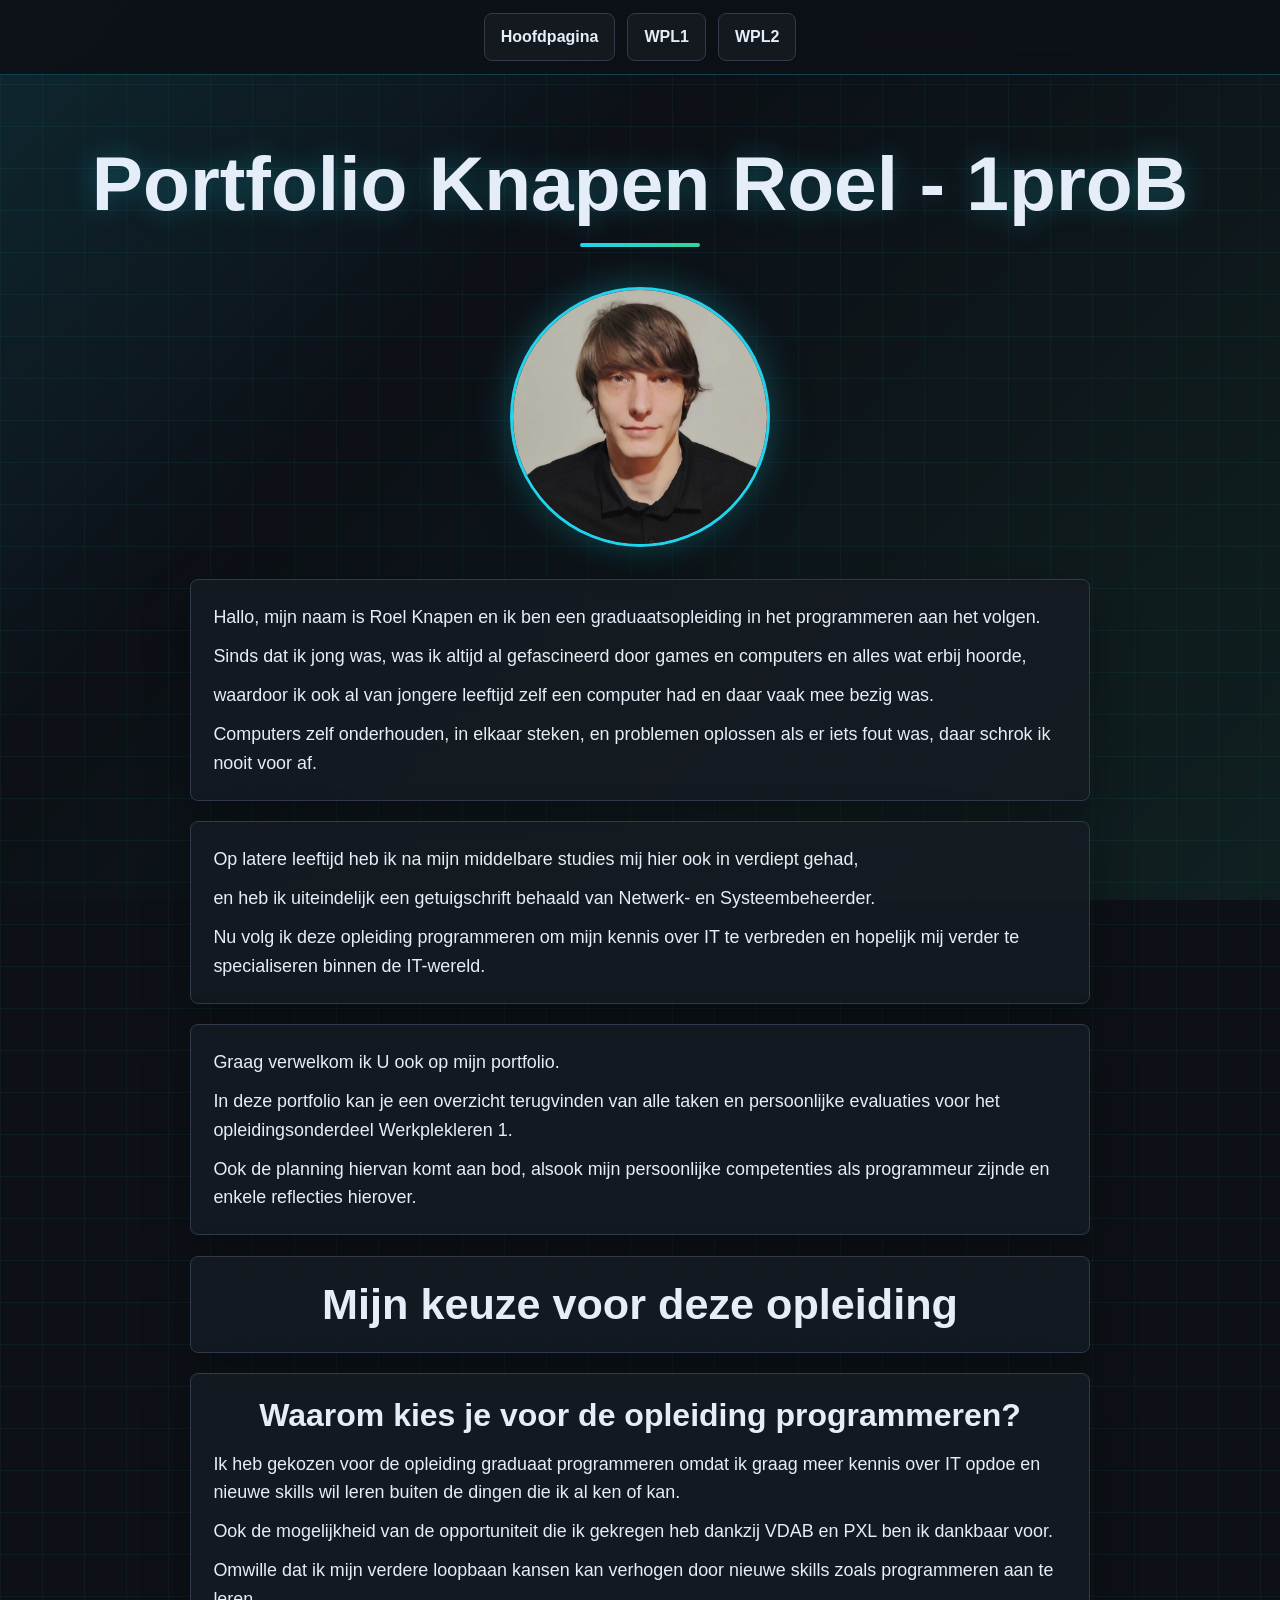
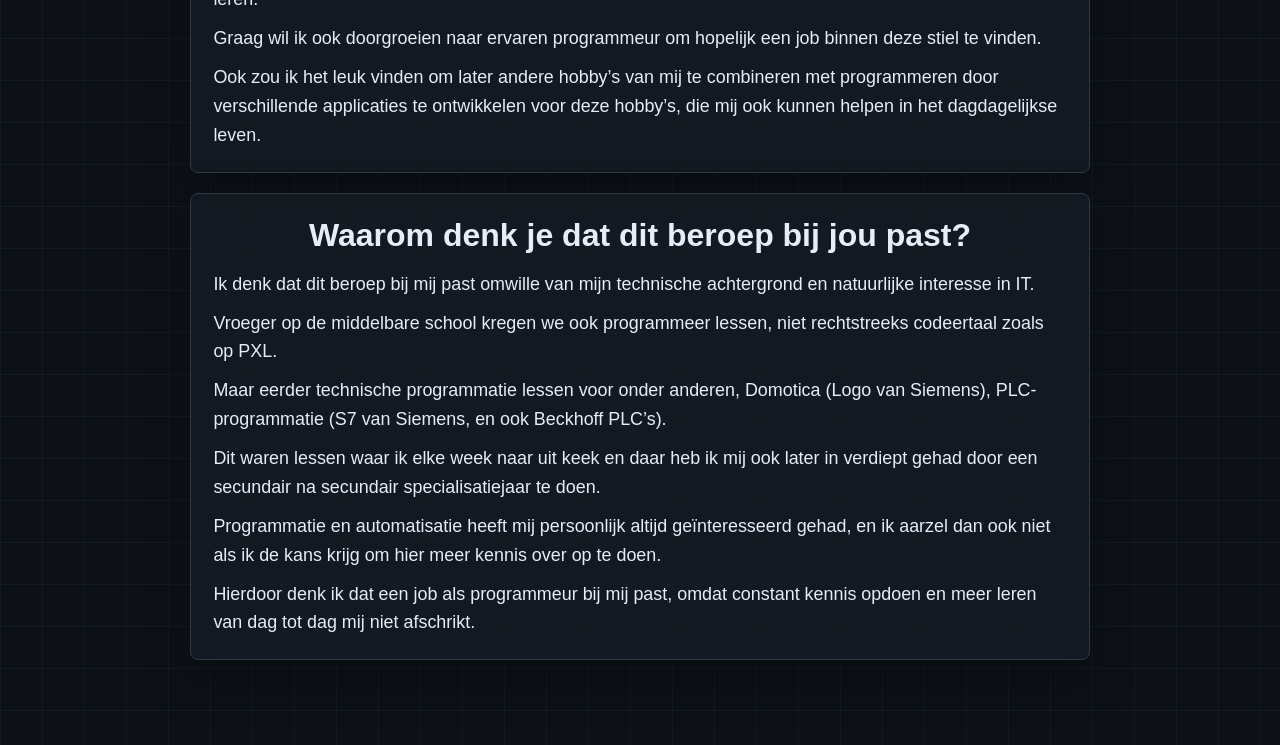
<file: index.html>
<!DOCTYPE html>
<html lang="nl">
<head>
  <meta charset="UTF-8">
  <meta name="viewport" content="width-device-width, initial-scale=1.0">
  <title>Portfolio Knapen Roel</title>
    <link rel="stylesheet" href="style.css">
</head>
<body>
    <nav class="hoofdNavigatie">
        <ul class="navHoofdMenu">
            <li><a href="index.html" target="_self">Hoofdpagina</a></li>
            <li><button class="navButton" type="button" data-wpl-toggle aria-expanded="false">WPL1</button></li>
            <li><button class="navButton" type="button" data-wpl2-toggle aria-expanded="false">WPL2</button></li>
        </ul>
        <ul class="navSubMenu" data-wpl-menu>
            <li><a href="logboek.html" target="_self">Logboek</a></li>
            <li><a href="competenties.html" target="_self">Competenties</a></li>
            <li><a href="opdrachten.html" target="_self">Opdrachten</a></li>
            <li><a href="reflecties.html" target="_self">Reflecties</a></li>
            <li><a href="x-factor.html" target="_self">X-factor</a></li>
        </ul>
        <ul class="navSubMenu" data-wpl2-menu>
            <li><a href="casebeschrijving.html" target="_self">Mijn Case</a></li>
            <li><a href="mijn-deel.html" target="_self">Mijn Deel</a></li>
            <li><a href="eindreflectie-wpl2.html" target="_self">Eindreflectie</a></li>
        </ul>
    </nav>
    <main>
        <h1>Portfolio Knapen Roel - 1proB</h1>
            <img class="profielFoto" src="Models/Images/profielfoto.jpeg" alt="Profielfoto van Roel Knapen">
            <section class="introTekstDeel">
                <p>Hallo, mijn naam is Roel Knapen en ik ben een graduaatsopleiding in het programmeren aan het volgen.</p>
                <p>Sinds dat ik jong was, was ik altijd al gefascineerd door games en computers en alles wat erbij hoorde,</p>
                <p>waardoor ik ook al van jongere leeftijd zelf een computer had en daar vaak mee bezig was.</p>
                <p>Computers zelf onderhouden, in elkaar steken, en problemen oplossen als er iets fout was, daar schrok ik nooit voor af.</p>
            </section>
            <section class="introTekstDeel">
                <p>Op latere leeftijd heb ik na mijn middelbare studies mij hier ook in verdiept gehad,</p>
                <p> en heb ik uiteindelijk een getuigschrift behaald van Netwerk- en Systeembeheerder.</p>
                <p>Nu volg ik deze opleiding programmeren om mijn kennis over IT te verbreden en hopelijk mij verder te specialiseren binnen de IT-wereld.</p>
            </section>
            <section class="introTekstDeel">
                <p>Graag verwelkom ik U ook op mijn portfolio.</p>
                <p>In deze portfolio kan je een overzicht terugvinden van alle taken en persoonlijke evaluaties voor het opleidingsonderdeel Werkplekleren 1.</p>
                <p>Ook de planning hiervan komt aan bod, alsook mijn persoonlijke competenties als programmeur zijnde en enkele reflecties hierover.</p>
            </section>
        <h2 class="introTekstDeel">Mijn keuze voor deze opleiding</h2>
            <section class="keuzeTekstDeel">
                <h3>Waarom kies je voor de opleiding programmeren?</h3>
                    <p>Ik heb gekozen voor de opleiding graduaat programmeren omdat ik graag meer kennis over IT opdoe en nieuwe skills wil leren buiten de dingen die ik al ken of kan.</p>
                    <p>Ook de mogelijkheid van de opportuniteit die ik gekregen heb dankzij VDAB en PXL ben ik dankbaar voor.</p>
                    <p>Omwille dat ik mijn verdere loopbaan kansen kan verhogen door nieuwe skills zoals programmeren aan te leren.</p>
                    <p>Graag wil ik ook doorgroeien naar ervaren programmeur om hopelijk een job binnen deze stiel te vinden.</p>
                    <p>Ook zou ik het leuk vinden om later andere hobby’s van mij te combineren met programmeren door verschillende applicaties te ontwikkelen voor deze hobby’s, die mij ook kunnen helpen in het dagdagelijkse leven.</p>
            </section>
            <section class="keuzeTekstDeel">
                <h3>Waarom denk je dat dit beroep bij jou past?</h3>
                    <p>Ik denk dat dit beroep bij mij past omwille van mijn technische achtergrond en natuurlijke interesse in IT.</p>
                    <p>Vroeger op de middelbare school kregen we ook programmeer lessen, niet rechtstreeks codeertaal zoals op PXL.</p>
                    <p>Maar eerder technische programmatie lessen voor onder anderen, Domotica (Logo van Siemens), PLC-programmatie (S7 van Siemens, en ook Beckhoff PLC’s).</p>
                    <p>Dit waren lessen waar ik elke week naar uit keek en daar heb ik mij ook later in verdiept gehad door een secundair na secundair specialisatiejaar te doen.</p>
                    <p>Programmatie en automatisatie heeft mij persoonlijk altijd geïnteresseerd gehad, en ik aarzel dan ook niet als ik de kans krijg om hier meer kennis over op te doen.</p>
                    <p>Hierdoor denk ik dat een job als programmeur bij mij past, omdat constant kennis opdoen en meer leren van dag tot dag mij niet afschrikt.</p>
            </section>
    </main>
<script src="script.js"></script>
</body>
</html>
</file>
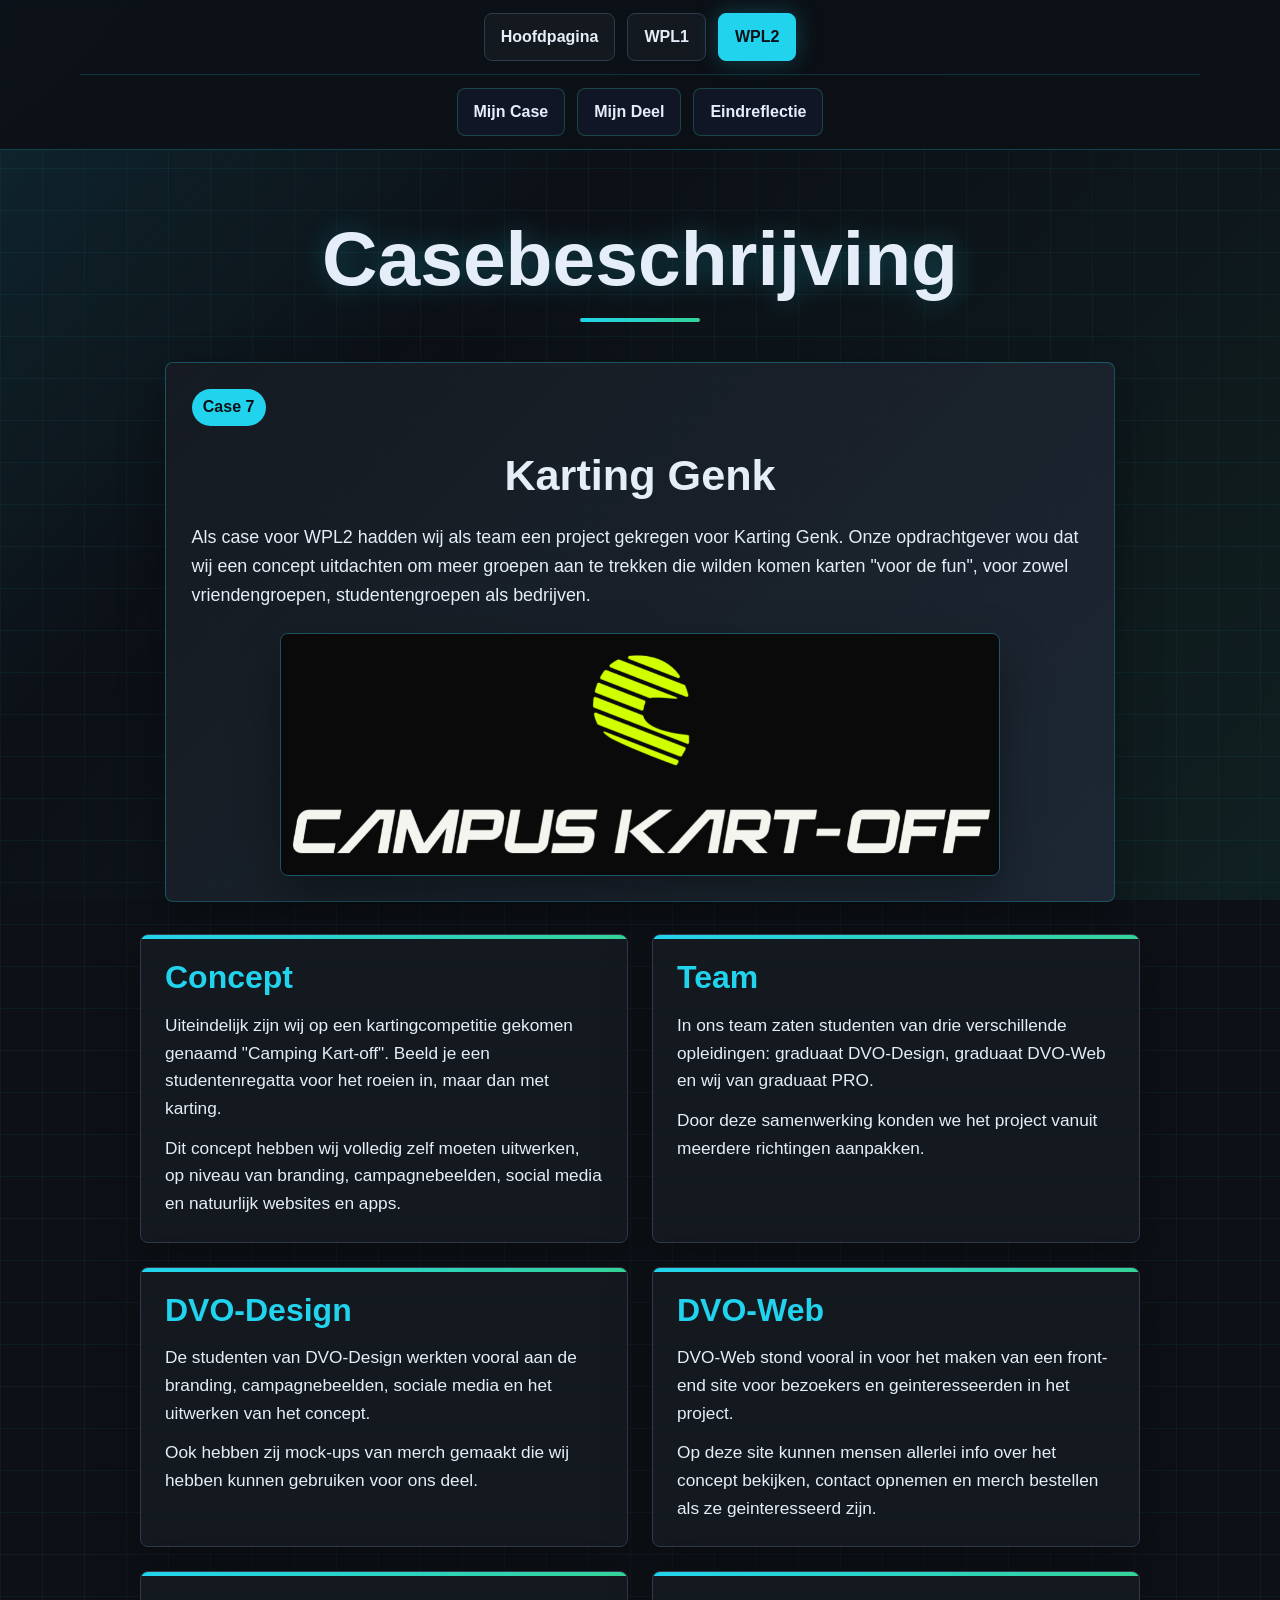
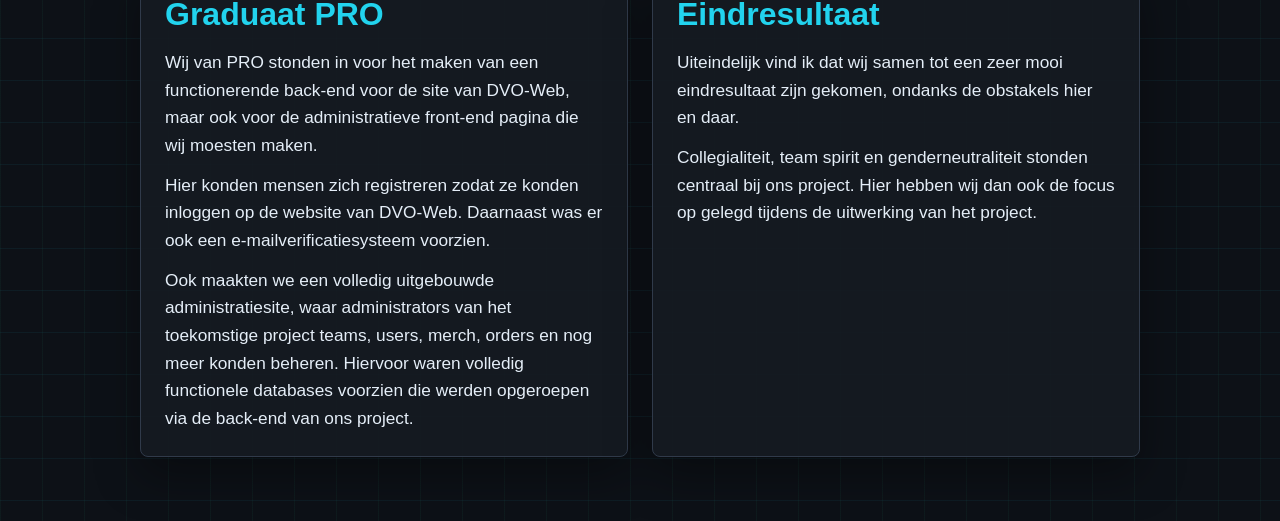
<file: casebeschrijving.html>
<!DOCTYPE html>
<html lang="nl">
<head>
    <meta charset="UTF-8">
    <meta name="viewport" content="width-device-width, initial-scale=1.0">
    <title>Portfolio Knapen Roel</title>
    <link rel="stylesheet" href="style.css">
</head>
<body>
<nav class="hoofdNavigatie">
    <ul class="navHoofdMenu">
        <li><a href="index.html" target="_self">Hoofdpagina</a></li>
        <li><button class="navButton" type="button" data-wpl-toggle aria-expanded="false">WPL1</button></li>
        <li><button class="navButton" type="button" data-wpl2-toggle aria-expanded="false">WPL2</button></li>
    </ul>
    <ul class="navSubMenu" data-wpl-menu>
        <li><a href="logboek.html" target="_self">Logboek</a></li>
        <li><a href="competenties.html" target="_self">Competenties</a></li>
        <li><a href="opdrachten.html" target="_self">Opdrachten</a></li>
        <li><a href="reflecties.html" target="_self">Reflecties</a></li>
        <li><a href="x-factor.html" target="_self">X-factor</a></li>
    </ul>
    <ul class="navSubMenu" data-wpl2-menu>
        <li><a href="casebeschrijving.html" target="_self">Mijn Case</a></li>
        <li><a href="mijn-deel.html" target="_self">Mijn Deel</a></li>
        <li><a href="eindreflectie-wpl2.html" target="_self">Eindreflectie</a></li>
    </ul>
</nav>
<main class="reflectiesPagina">
    <h1>Casebeschrijving</h1>

    <section class="caseIntro">
        <span class="reflectieLabel">Case 7</span>
        <h2>Karting Genk</h2>
        <p>Als case voor WPL2 hadden wij als team een project gekregen voor Karting Genk. Onze opdrachtgever wou dat wij een concept uitdachten om meer groepen aan te trekken die wilden komen karten "voor de fun", voor zowel vriendengroepen, studentengroepen als bedrijven.</p>
        <img class="caseAfbeelding" src="Models/Images/campuskartoff.png" alt="Campus Kart-off">
    </section>

    <section class="caseGrid">
        <article class="caseKaart">
            <h3>Concept</h3>
            <p>Uiteindelijk zijn wij op een kartingcompetitie gekomen genaamd "Camping Kart-off". Beeld je een studentenregatta voor het roeien in, maar dan met karting.</p>
            <p>Dit concept hebben wij volledig zelf moeten uitwerken, op niveau van branding, campagnebeelden, social media en natuurlijk websites en apps.</p>
        </article>

        <article class="caseKaart">
            <h3>Team</h3>
            <p>In ons team zaten studenten van drie verschillende opleidingen: graduaat DVO-Design, graduaat DVO-Web en wij van graduaat PRO.</p>
            <p>Door deze samenwerking konden we het project vanuit meerdere richtingen aanpakken.</p>
        </article>

        <article class="caseKaart">
            <h3>DVO-Design</h3>
            <p>De studenten van DVO-Design werkten vooral aan de branding, campagnebeelden, sociale media en het uitwerken van het concept.</p>
            <p>Ook hebben zij mock-ups van merch gemaakt die wij hebben kunnen gebruiken voor ons deel.</p>
        </article>

        <article class="caseKaart">
            <h3>DVO-Web</h3>
            <p>DVO-Web stond vooral in voor het maken van een front-end site voor bezoekers en geinteresseerden in het project.</p>
            <p>Op deze site kunnen mensen allerlei info over het concept bekijken, contact opnemen en merch bestellen als ze geinteresseerd zijn.</p>
        </article>

        <article class="caseKaart">
            <h3>Graduaat PRO</h3>
            <p>Wij van PRO stonden in voor het maken van een functionerende back-end voor de site van DVO-Web, maar ook voor de administratieve front-end pagina die wij moesten maken.</p>
            <p>Hier konden mensen zich registreren zodat ze konden inloggen op de website van DVO-Web. Daarnaast was er ook een e-mailverificatiesysteem voorzien.</p>
            <p>Ook maakten we een volledig uitgebouwde administratiesite, waar administrators van het toekomstige project teams, users, merch, orders en nog meer konden beheren. Hiervoor waren volledig functionele databases voorzien die werden opgeroepen via de back-end van ons project.</p>
        </article>

        <article class="caseKaart">
            <h3>Eindresultaat</h3>
            <p>Uiteindelijk vind ik dat wij samen tot een zeer mooi eindresultaat zijn gekomen, ondanks de obstakels hier en daar.</p>
            <p>Collegialiteit, team spirit en genderneutraliteit stonden centraal bij ons project. Hier hebben wij dan ook de focus op gelegd tijdens de uitwerking van het project.</p>
        </article>
    </section>
</main>
<script src="script.js"></script>
</body>
</html>
</file>
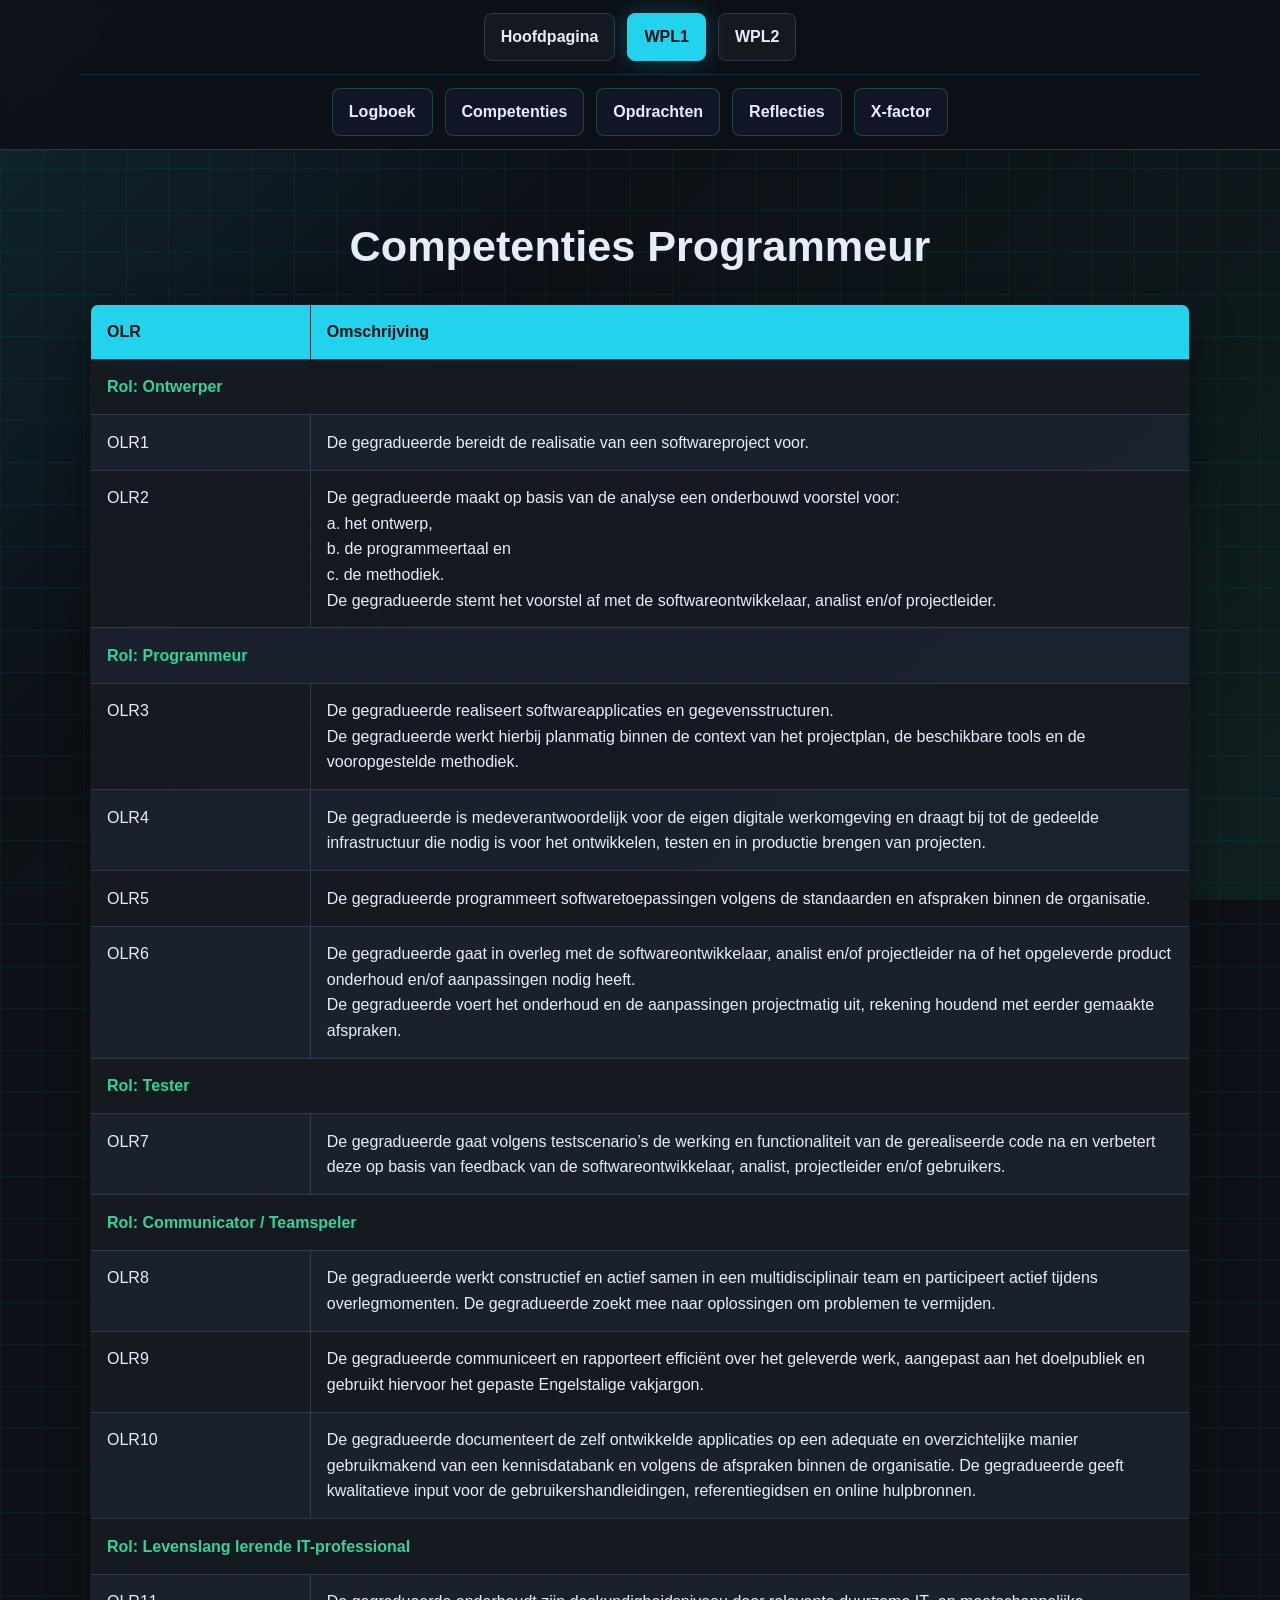
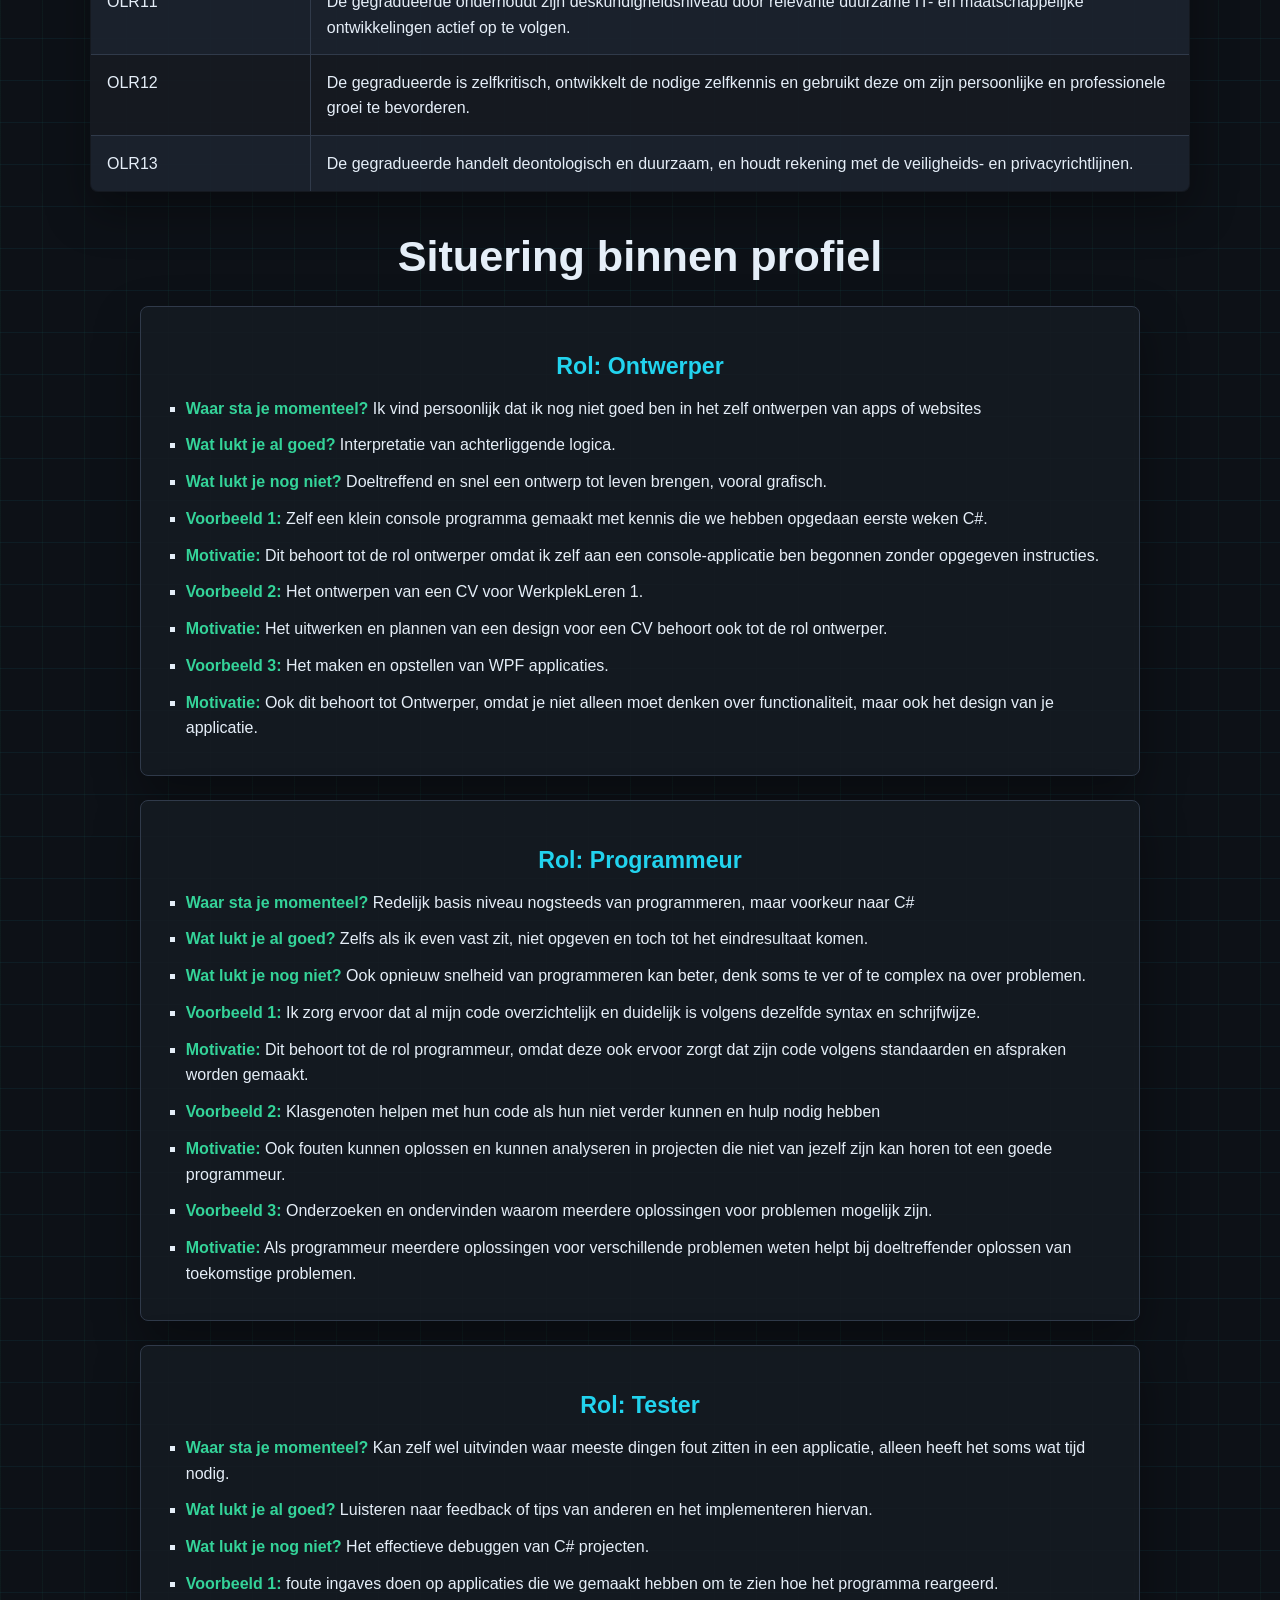
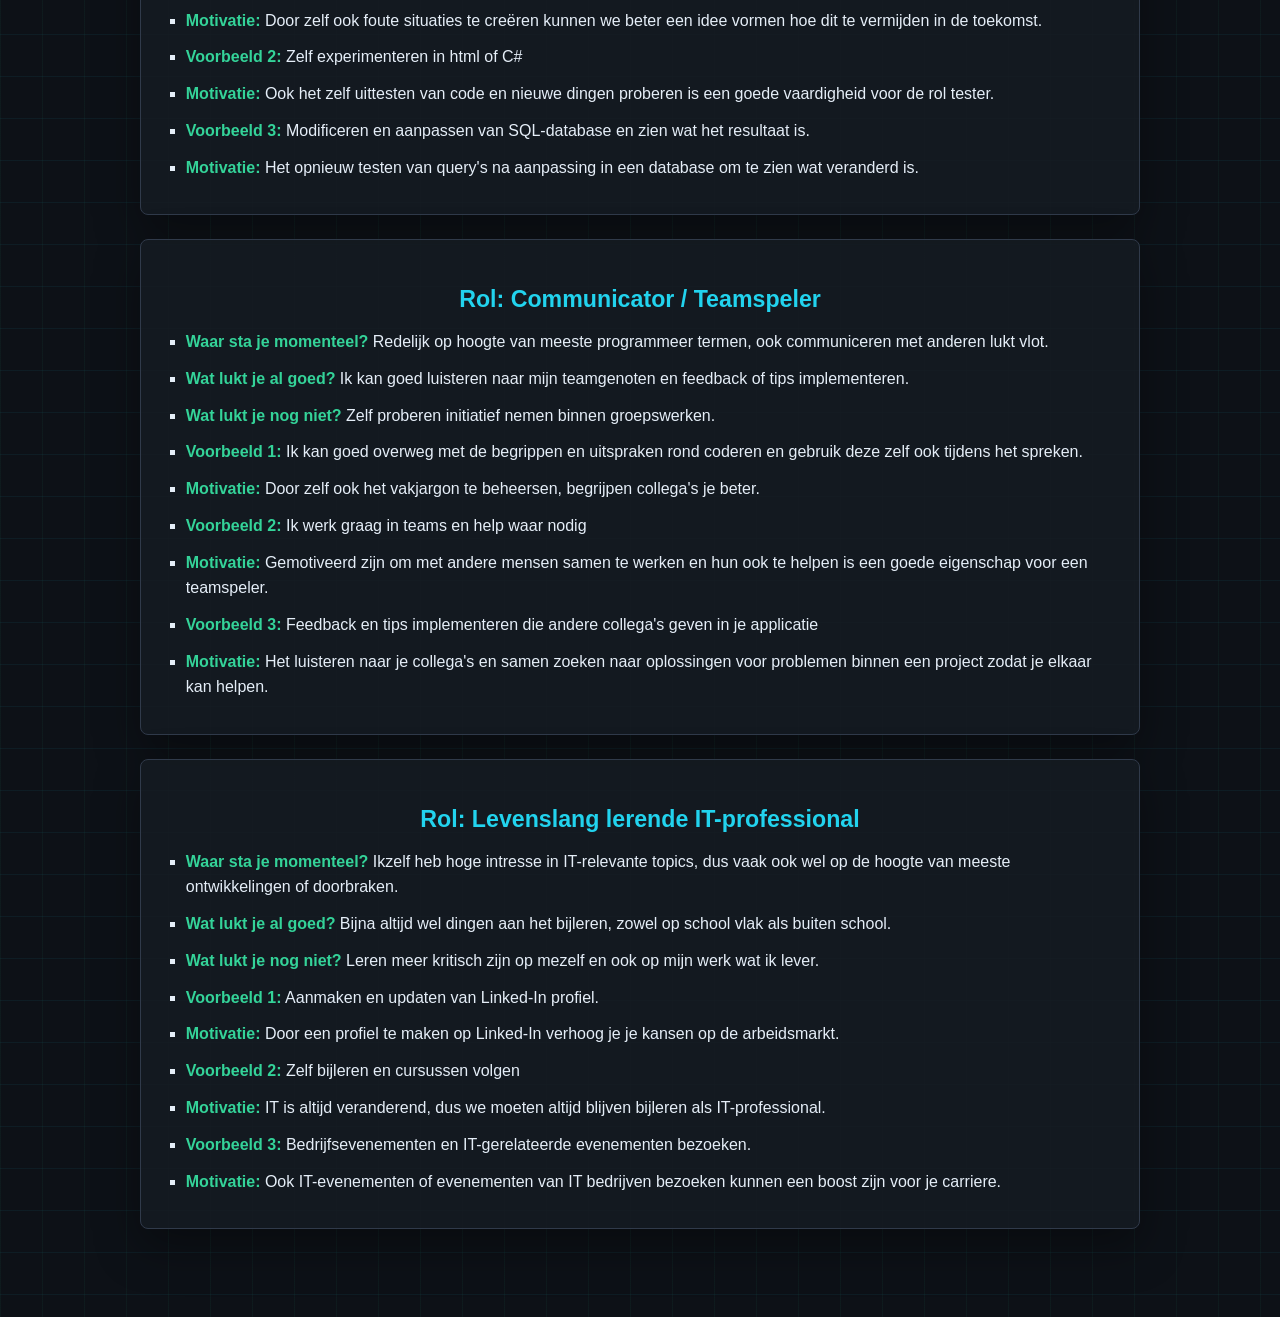
<file: competenties.html>
<!DOCTYPE html>
<html lang="nl">
<head>
    <meta charset="UTF-8">
    <meta name="viewport" content="width-device-width, initial-scale=1.0">
    <title>Portfolio Knapen Roel</title>
    <link rel="stylesheet" href="style.css">
</head>
<body>
<nav class="hoofdNavigatie">
    <ul class="navHoofdMenu">
        <li><a href="index.html" target="_self">Hoofdpagina</a></li>
        <li><button class="navButton" type="button" data-wpl-toggle aria-expanded="false">WPL1</button></li>
        <li><button class="navButton" type="button" data-wpl2-toggle aria-expanded="false">WPL2</button></li>
    </ul>
    <ul class="navSubMenu" data-wpl-menu>
        <li><a href="logboek.html" target="_self">Logboek</a></li>
        <li><a href="competenties.html" target="_self">Competenties</a></li>
        <li><a href="opdrachten.html" target="_self">Opdrachten</a></li>
        <li><a href="reflecties.html" target="_self">Reflecties</a></li>
        <li><a href="x-factor.html" target="_self">X-factor</a></li>
    </ul>
    <ul class="navSubMenu" data-wpl2-menu>
        <li><a href="casebeschrijving.html" target="_self">Mijn Case</a></li>
        <li><a href="mijn-deel.html" target="_self">Mijn Deel</a></li>
        <li><a href="eindreflectie-wpl2.html" target="_self">Eindreflectie</a></li>
    </ul>
</nav>
<main>
    <h2>Competenties Programmeur</h2>
    <table>
        <colgroup>
            <col style="width: 20%;">
            <col style="width: 80%;">
        </colgroup>
        <thead>
        <tr>
            <th>OLR</th>
            <th>Omschrijving</th>
        </tr>
        </thead>
        <tbody>
        <tr>
            <td colspan="2"><p><strong>Rol: Ontwerper</strong></p></td>
        </tr>
        <tr>
            <td><p>OLR1</p></td>
            <td>
                <p>De gegradueerde bereidt de realisatie van een softwareproject voor.</p>
            </td>
        </tr>
        <tr>
            <td><p>OLR2</p></td>
            <td>
                <p>De gegradueerde maakt op basis van de analyse een onderbouwd voorstel voor:</p>
                <p>a. het ontwerp,</p>
                <p>b. de programmeertaal en</p>
                <p>c. de methodiek.</p>
                <p>De gegradueerde stemt het voorstel af met de softwareontwikkelaar, analist en/of projectleider.</p>
            </td>
        </tr>
        <tr>
            <td colspan="2"><p><strong>Rol: Programmeur</strong></p></td>
        </tr>
        <tr>
            <td><p>OLR3</p></td>
            <td>
                <p>De gegradueerde realiseert softwareapplicaties en gegevensstructuren.</p>
                <p>De gegradueerde werkt hierbij planmatig binnen de context van het projectplan, de beschikbare tools en de vooropgestelde methodiek.</p>
            </td>
        </tr>
        <tr>
            <td><p>OLR4</p></td>
            <td>
                <p>De gegradueerde is medeverantwoordelijk voor de eigen digitale werkomgeving en draagt bij tot de gedeelde infrastructuur die nodig is voor het ontwikkelen, testen en in productie brengen van projecten.</p>
            </td>
        </tr>
        <tr>
            <td><p>OLR5</p></td>
            <td>
                <p>De gegradueerde programmeert softwaretoepassingen volgens de standaarden en afspraken binnen de organisatie.</p>
            </td>
        </tr>
        <tr>
            <td><p>OLR6</p></td>
            <td>
                <p>De gegradueerde gaat in overleg met de softwareontwikkelaar, analist en/of projectleider na of het opgeleverde product onderhoud en/of aanpassingen nodig heeft.<p>
                <p>De gegradueerde voert het onderhoud en de aanpassingen projectmatig uit, rekening houdend met eerder gemaakte afspraken.</p>
            </td>
        </tr>
        <tr>
            <td colspan="2"><p><strong>Rol: Tester</strong></p></td>
        </tr>
        <tr>
            <td><p>OLR7</p></td>
            <td>
                <p>De gegradueerde gaat volgens testscenario’s de werking en functionaliteit van de gerealiseerde code na en verbetert deze op basis van feedback van de softwareontwikkelaar, analist, projectleider en/of gebruikers.</p>
            </td>
        </tr>
        <tr>
            <td colspan="2"><p><strong>Rol: Communicator / Teamspeler</strong></p></td>
        </tr>
        <tr>
            <td><p>OLR8</p></td>
            <td>
                <p>De gegradueerde werkt constructief en actief samen in een multidisciplinair team en participeert actief tijdens overlegmomenten.
                    De gegradueerde zoekt mee naar oplossingen om problemen te vermijden.</p>
            </td>
        </tr>
        <tr>
            <td><p>OLR9</p></td>
            <td>
                <p>De gegradueerde communiceert en rapporteert efficiënt over het geleverde werk, aangepast aan het doelpubliek en gebruikt hiervoor het gepaste Engelstalige vakjargon.</p>
            </td>
        </tr>
        <tr>
            <td><p>OLR10</p></td>
            <td>
                <p>De gegradueerde documenteert de zelf ontwikkelde applicaties op een adequate en overzichtelijke manier gebruikmakend van een kennisdatabank en volgens de afspraken binnen de organisatie.
                    De gegradueerde geeft kwalitatieve input voor de gebruikershandleidingen, referentiegidsen en online hulpbronnen.</p>
            </td>
        </tr>
        <tr>
            <td colspan="2"><p><strong>Rol: Levenslang lerende IT-professional</strong></p></td>
        </tr>
        <tr>
            <td><p>OLR11</p></td>
            <td>
                <p>De gegradueerde onderhoudt zijn deskundigheidsniveau door relevante duurzame IT- en maatschappelijke ontwikkelingen actief op te volgen.</p>
            </td>
        </tr>
        <tr>
            <td><p>OLR12</p></td>
            <td>
                <p>De gegradueerde is zelfkritisch, ontwikkelt de nodige zelfkennis en gebruikt deze om zijn persoonlijke en professionele groei te bevorderen.</p>
            </td>
        </tr>
        <tr>
            <td><p>OLR13</p></td>
            <td>
                <p>De gegradueerde handelt deontologisch en duurzaam, en houdt rekening met de veiligheids- en privacyrichtlijnen.</p>
            </td>
        </tr>
        </tbody>
    </table>

    <h2>Situering binnen profiel</h2>
        <section class="situering">
            <h4>Rol: Ontwerper</h4>
            <section class="situeringList">
                <ul>
                    <li><strong>Waar sta je momenteel?</strong> Ik vind persoonlijk dat ik nog niet goed ben in het zelf ontwerpen van apps of websites</li>
                    <li><strong>Wat lukt je al goed?</strong> Interpretatie van achterliggende logica.</li>
                    <li><strong>Wat lukt je nog niet?</strong> Doeltreffend en snel een ontwerp tot leven brengen, vooral grafisch.</li>
                    <li><strong>Voorbeeld 1:</strong> Zelf een klein console programma gemaakt met kennis die we hebben opgedaan eerste weken C#.</li>
                    <li><strong>Motivatie:</strong> Dit behoort tot de rol ontwerper omdat ik zelf aan een console-applicatie ben begonnen zonder opgegeven instructies.</li>
                    <li><strong>Voorbeeld 2:</strong> Het ontwerpen van een CV voor WerkplekLeren 1.</li>
                    <li><strong>Motivatie:</strong> Het uitwerken en plannen van een design voor een CV behoort ook tot de rol ontwerper.</li>
                    <li><strong>Voorbeeld 3:</strong> Het maken en opstellen van WPF applicaties.</li>
                    <li><strong>Motivatie:</strong> Ook dit behoort tot Ontwerper, omdat je niet alleen moet denken over functionaliteit, maar ook het design van je applicatie.</li>
                </ul>
            </section>
        </section>
    <section class="situering">
        <h4>Rol: Programmeur</h4>
        <section class="situeringList">
            <ul>
                <li><strong>Waar sta je momenteel?</strong> Redelijk basis niveau nogsteeds van programmeren, maar voorkeur naar C#</li>
                <li><strong>Wat lukt je al goed?</strong> Zelfs als ik even vast zit, niet opgeven en toch tot het eindresultaat komen.</li>
                <li><strong>Wat lukt je nog niet?</strong> Ook opnieuw snelheid van programmeren kan beter, denk soms te ver of te complex na over problemen.</li>
                <li><strong>Voorbeeld 1:</strong> Ik zorg ervoor dat al mijn code overzichtelijk en duidelijk is volgens dezelfde syntax en schrijfwijze.</li>
                <li><strong>Motivatie:</strong> Dit behoort tot de rol programmeur, omdat deze ook ervoor zorgt dat zijn code volgens standaarden en afspraken worden gemaakt.</li>
                <li><strong>Voorbeeld 2:</strong> Klasgenoten helpen met hun code als hun niet verder kunnen en hulp nodig hebben</li>
                <li><strong>Motivatie:</strong> Ook fouten kunnen oplossen en kunnen analyseren in projecten die niet van jezelf zijn kan horen tot een goede programmeur.</li>
                <li><strong>Voorbeeld 3:</strong> Onderzoeken en ondervinden waarom meerdere oplossingen voor problemen mogelijk zijn.</li>
                <li><strong>Motivatie:</strong> Als programmeur meerdere oplossingen voor verschillende problemen weten helpt bij doeltreffender oplossen van toekomstige problemen.</li>
            </ul>
        </section>
    </section>
    <section class="situering">
        <h4>Rol: Tester</h4>
        <section class="situeringList">
            <ul>
                <li><strong>Waar sta je momenteel?</strong> Kan zelf wel uitvinden waar meeste dingen fout zitten in een applicatie, alleen heeft het soms wat tijd nodig.</li>
                <li><strong>Wat lukt je al goed?</strong> Luisteren naar feedback of tips van anderen en het implementeren hiervan.</li>
                <li><strong>Wat lukt je nog niet?</strong> Het effectieve debuggen van C# projecten.</li>
                <li><strong>Voorbeeld 1:</strong> foute ingaves doen op applicaties die we gemaakt hebben om te zien hoe het programma reargeerd.</li>
                <li><strong>Motivatie:</strong> Door zelf ook foute situaties te creëren kunnen we beter een idee vormen hoe dit te vermijden in de toekomst.</li>
                <li><strong>Voorbeeld 2:</strong> Zelf experimenteren in html of C#</li>
                <li><strong>Motivatie:</strong> Ook het zelf uittesten van code en nieuwe dingen proberen is een goede vaardigheid voor de rol tester.</li>
                <li><strong>Voorbeeld 3:</strong> Modificeren en aanpassen van SQL-database en zien wat het resultaat is.</li>
                <li><strong>Motivatie:</strong> Het opnieuw testen van query's na aanpassing in een database om te zien wat veranderd is.</li>
            </ul>
        </section>
    </section>
    <section class="situering">
        <h4>Rol: Communicator / Teamspeler</h4>
        <section class="situeringList">
            <ul>
                <li><strong>Waar sta je momenteel?</strong> Redelijk op hoogte van meeste programmeer termen, ook communiceren met anderen lukt vlot.</li>
                <li><strong>Wat lukt je al goed?</strong> Ik kan goed luisteren naar mijn teamgenoten en feedback of tips implementeren.</li>
                <li><strong>Wat lukt je nog niet?</strong> Zelf proberen initiatief nemen binnen groepswerken.</li>
                <li><strong>Voorbeeld 1:</strong> Ik kan goed overweg met de begrippen en uitspraken rond coderen en gebruik deze zelf ook tijdens het spreken.</li>
                <li><strong>Motivatie:</strong> Door zelf ook het vakjargon te beheersen, begrijpen collega's je beter.</li>
                <li><strong>Voorbeeld 2:</strong> Ik werk graag in teams en help waar nodig</li>
                <li><strong>Motivatie:</strong> Gemotiveerd zijn om met andere mensen samen te werken en hun ook te helpen is een goede eigenschap voor een teamspeler.</li>
                <li><strong>Voorbeeld 3:</strong> Feedback en tips implementeren die andere collega's geven in je applicatie</li>
                <li><strong>Motivatie:</strong> Het luisteren naar je collega's en samen zoeken naar oplossingen voor problemen binnen een project zodat je elkaar kan helpen.</li>
            </ul>
        </section>
    </section>
    <section class="situering">
        <h4>Rol: Levenslang lerende IT-professional</h4>
        <section class="situeringList">
            <ul>
                <li><strong>Waar sta je momenteel?</strong> Ikzelf heb hoge intresse in IT-relevante topics, dus vaak ook wel op de hoogte van meeste ontwikkelingen of doorbraken.</li>
                <li><strong>Wat lukt je al goed?</strong> Bijna altijd wel dingen aan het bijleren, zowel op school vlak als buiten school.</li>
                <li><strong>Wat lukt je nog niet?</strong> Leren meer kritisch zijn op mezelf en ook op mijn werk wat ik lever.</li>
                <li><strong>Voorbeeld 1:</strong> Aanmaken en updaten van Linked-In profiel.</li>
                <li><strong>Motivatie:</strong> Door een profiel te maken op Linked-In verhoog je je kansen op de arbeidsmarkt.</li>
                <li><strong>Voorbeeld 2:</strong> Zelf bijleren en cursussen volgen</li>
                <li><strong>Motivatie:</strong> IT is altijd veranderend, dus we moeten altijd blijven bijleren als IT-professional.</li>
                <li><strong>Voorbeeld 3:</strong> Bedrijfsevenementen en IT-gerelateerde evenementen bezoeken.</li>
                <li><strong>Motivatie:</strong> Ook IT-evenementen of evenementen van IT bedrijven bezoeken kunnen een boost zijn voor je carriere.</li>
            </ul>
        </section>
    </section>
</main>
<script src="script.js"></script>
</body>
</html>
</file>
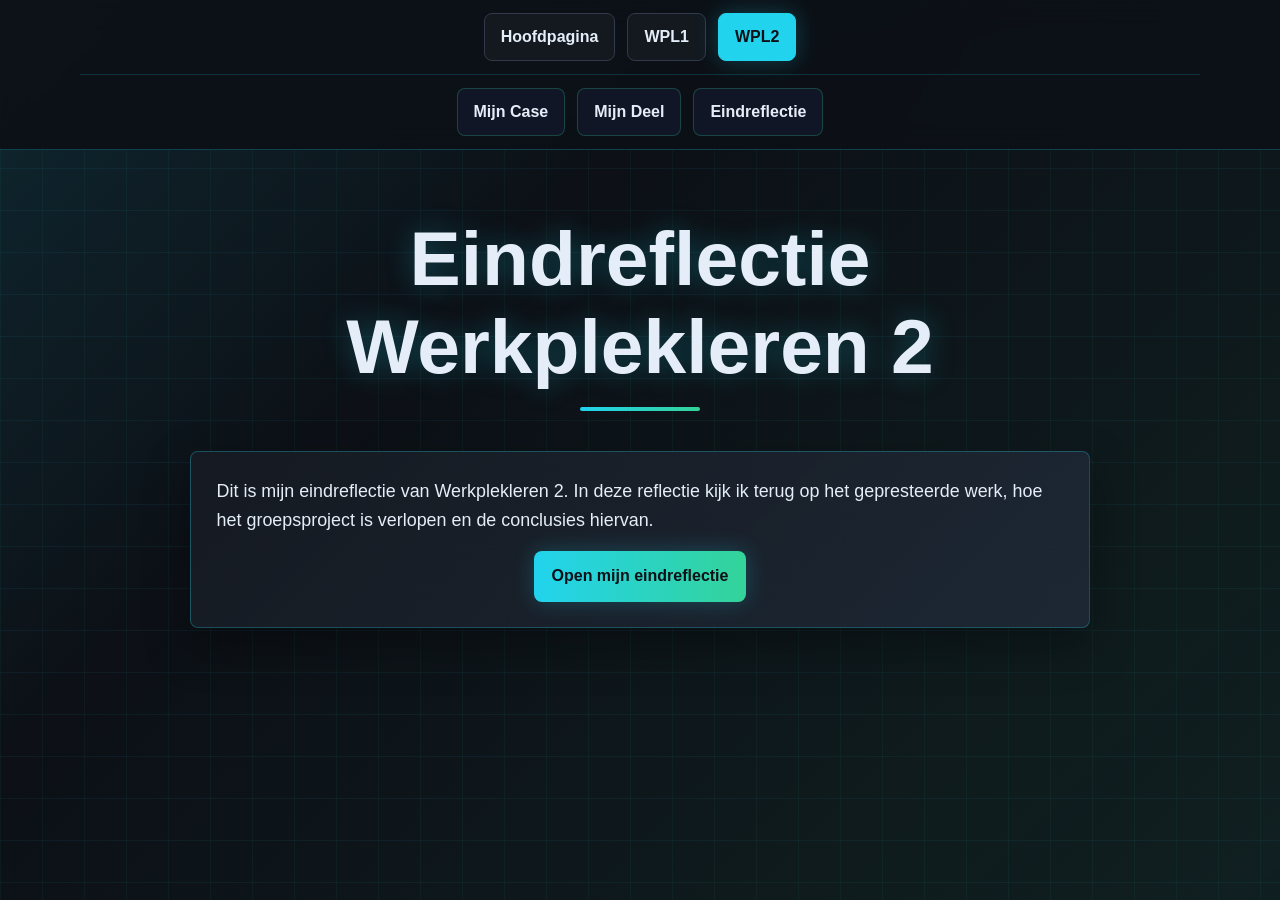
<file: eindreflectie-wpl2.html>
<!DOCTYPE html>
<html lang="nl">
<head>
    <meta charset="UTF-8">
    <meta name="viewport" content="width-device-width, initial-scale=1.0">
    <title>Portfolio Knapen Roel</title>
    <link rel="stylesheet" href="style.css">
</head>
<body>
<nav class="hoofdNavigatie">
    <ul class="navHoofdMenu">
        <li><a href="index.html" target="_self">Hoofdpagina</a></li>
        <li><button class="navButton" type="button" data-wpl-toggle aria-expanded="false">WPL1</button></li>
        <li><button class="navButton" type="button" data-wpl2-toggle aria-expanded="false">WPL2</button></li>
    </ul>
    <ul class="navSubMenu" data-wpl-menu>
        <li><a href="logboek.html" target="_self">Logboek</a></li>
        <li><a href="competenties.html" target="_self">Competenties</a></li>
        <li><a href="opdrachten.html" target="_self">Opdrachten</a></li>
        <li><a href="reflecties.html" target="_self">Reflecties</a></li>
        <li><a href="x-factor.html" target="_self">X-factor</a></li>
    </ul>
    <ul class="navSubMenu" data-wpl2-menu>
        <li><a href="casebeschrijving.html" target="_self">Mijn Case</a></li>
        <li><a href="mijn-deel.html" target="_self">Mijn Deel</a></li>
        <li><a href="eindreflectie-wpl2.html" target="_self">Eindreflectie</a></li>
    </ul>
</nav>
<main class="reflectiesPagina">
    <h1>Eindreflectie Werkplekleren 2</h1>

    <section class="reflectieIntro">
        <p>Dit is mijn eindreflectie van Werkplekleren 2. In deze reflectie kijk ik terug op het gepresteerde werk, hoe het groepsproject is verlopen en de conclusies hiervan.</p>
        <a class="documentKnop" href="Models/Files/Opdracht eindreflectie WPL2_Knapen_Roel.pdf" target="_blank">Open mijn eindreflectie</a>
    </section>
</main>
<script src="script.js"></script>
</body>
</html>
</file>
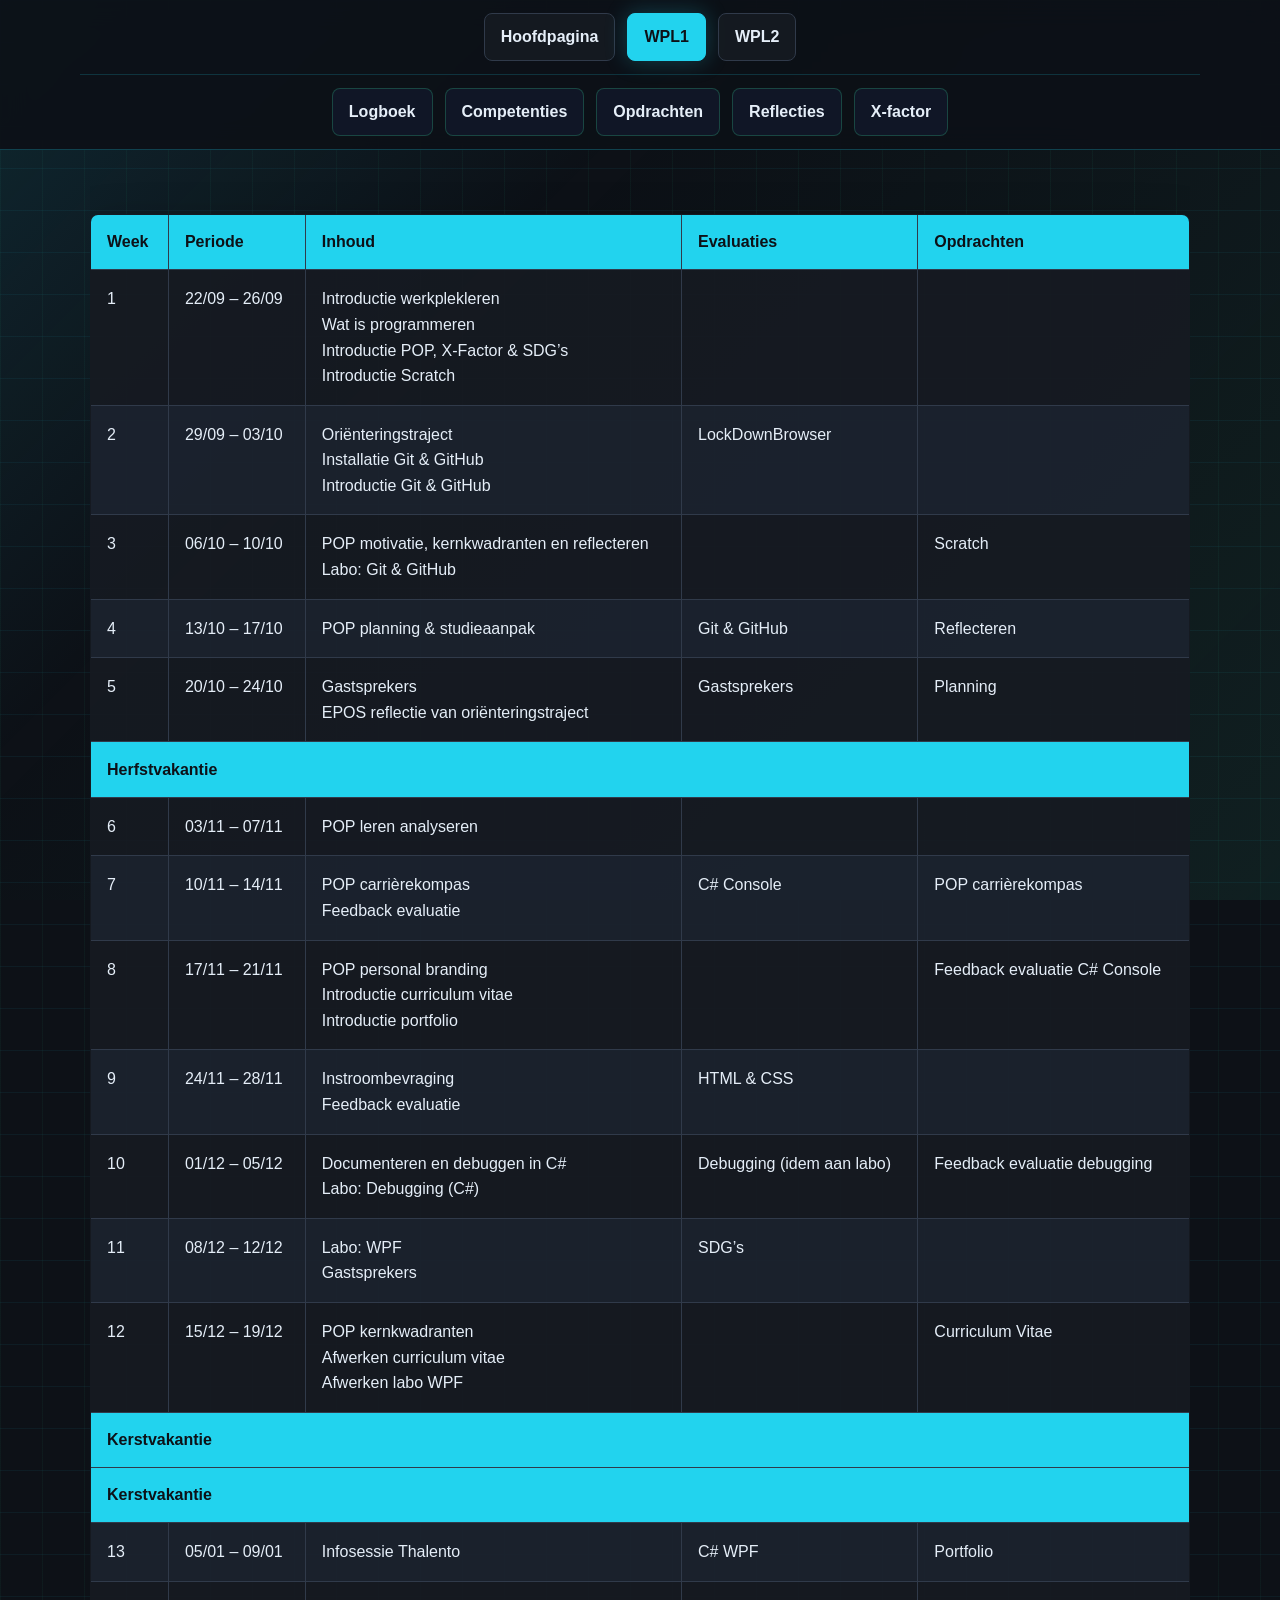
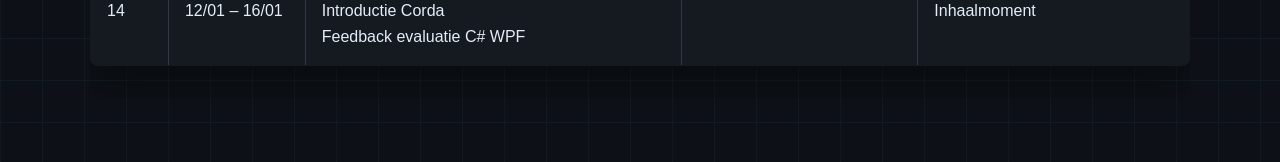
<file: logboek.html>
<!DOCTYPE html>
<html lang="nl">
<head>
    <meta charset="UTF-8">
    <meta name="viewport" content="width-device-width, initial-scale=1.0">
    <title>Portfolio Knapen Roel</title>
    <link rel="stylesheet" href="style.css">
</head>
<body>
<nav class="hoofdNavigatie">
    <ul class="navHoofdMenu">
        <li><a href="index.html" target="_self">Hoofdpagina</a></li>
        <li><button class="navButton" type="button" data-wpl-toggle aria-expanded="false">WPL1</button></li>
        <li><button class="navButton" type="button" data-wpl2-toggle aria-expanded="false">WPL2</button></li>
    </ul>
    <ul class="navSubMenu" data-wpl-menu>
        <li><a href="logboek.html" target="_self">Logboek</a></li>
        <li><a href="competenties.html" target="_self">Competenties</a></li>
        <li><a href="opdrachten.html" target="_self">Opdrachten</a></li>
        <li><a href="reflecties.html" target="_self">Reflecties</a></li>
        <li><a href="x-factor.html" target="_self">X-factor</a></li>
    </ul>
    <ul class="navSubMenu" data-wpl2-menu>
        <li><a href="casebeschrijving.html" target="_self">Mijn Case</a></li>
        <li><a href="mijn-deel.html" target="_self">Mijn Deel</a></li>
        <li><a href="eindreflectie-wpl2.html" target="_self">Eindreflectie</a></li>
    </ul>
</nav>
<main>
    <section class="logboekTabel">
        <table>
            <thead>
            <tr>
                <th>Week</th>
                <th>Periode</th>
                <th>Inhoud</th>
                <th>Evaluaties</th>
                <th>Opdrachten</th>
            </tr>
            </thead>
            <tbody>
            <tr>
                <td>1</td>
                <td>22/09 – 26/09</td>
                <td>
                    <p>Introductie werkplekleren</p>
                    <p>Wat is programmeren</p>
                    <p>Introductie POP, X-Factor & SDG’s</p>
                    <p>Introductie Scratch</p>
                </td>
                <td></td>
                <td></td>
            </tr>
            <tr>
                <td>2</td>
                <td>29/09 – 03/10</td>
                <td>
                    <p>Oriënteringstraject</p>
                    <p>Installatie Git & GitHub</p>
                    <p>Introductie Git & GitHub</p>
                </td>
                <td><p>LockDownBrowser</p></td>
                <td></td>
            </tr>
            <tr>
                <td>3</td>
                <td>06/10 – 10/10</td>
                <td>
                    <p>POP motivatie, kernkwadranten en reflecteren</p>
                    <p>Labo: Git & GitHub<p>
                </td>
                <td></td>
                <td><p>Scratch</p></td>
            </tr>
            <tr>
                <td>4</td>
                <td>13/10 – 17/10</td>
                <td><p>POP planning & studieaanpak</p></td>
                <td><p>Git & GitHub</p></td>
                <td><p>Reflecteren</p></td>
            </tr>
            <tr>
                <td>5</td>
                <td>20/10 – 24/10</td>
                <td>
                    <p>Gastsprekers</p>
                    <p>EPOS reflectie van oriënteringstraject</p>
                </td>
                <td>Gastsprekers</td>
                <td>Planning</td>
            </tr>
            <tr>
                <th colspan="5">Herfstvakantie</th>
            </tr>
            <tr>
                <td>6</td>
                <td>03/11 – 07/11</td>
                <td><p>POP leren analyseren</p></td>
                <td></td>
                <td></td>
            </tr>
            <tr>
                <td>7</td>
                <td>10/11 – 14/11</td>
                <td>
                    <p>POP carrièrekompas</p>
                    <p>Feedback evaluatie</p>
                </td>
                <td><p>C# Console</p></td>
                <td><p>POP carrièrekompas</p></td>
            </tr>
            <tr>
                <td>8</td>
                <td>17/11 – 21/11</td>
                <td>
                    <p>POP personal branding</p>
                    <p>Introductie curriculum vitae</p>
                    <p>Introductie portfolio</p>
                </td>
                <td></td>
                <td><p>Feedback evaluatie C# Console</p></td>
            </tr>
            <tr>
                <td>9</td>
                <td>24/11 – 28/11</td>
                <td>
                    <p>Instroombevraging</p>
                    <p>Feedback evaluatie</p>
                </td>
                <td><p>HTML & CSS</p></td>
                <td></td>
            </tr>
            <tr>
                <td>10</td>
                <td>01/12 – 05/12</td>
                <td>
                    <p>Documenteren en debuggen in C#</p>
                    <p>Labo: Debugging (C#)</p>
                </td>
                <td><p>Debugging (idem aan labo)</p></td>
                <td><p>Feedback evaluatie debugging</p></td>
            </tr>
            <tr>
                <td>11</td>
                <td>08/12 – 12/12</td>
                <td>
                    <p>Labo: WPF</p>
                    <p>Gastsprekers</p>
                </td>
                <td><p>SDG’s</p></td>
                <td></td>
            </tr>
            <tr>
                <td>12</td>
                <td>15/12 – 19/12</td>
                <td>
                    <p>POP kernkwadranten</p>
                    <p>Afwerken curriculum vitae</p>
                    <p>Afwerken labo WPF</p>
                </td>
                <td></td>
                <td><p>Curriculum Vitae</p></td>
            </tr>
            <tr>
                <th colspan="5">Kerstvakantie</th>
            </tr>
            <tr>
                <th colspan="5">Kerstvakantie</th>
            </tr>
            <tr>
                <td>13</td>
                <td>05/01 – 09/01</td>
                <td><p>Infosessie Thalento</p></td>
                <td><p>C# WPF</p></td>
                <td><p>Portfolio</p></td>
            </tr>
            <tr>
                <td>14</td>
                <td>12/01 – 16/01</td>
                <td>
                    <p>Introductie Corda</p>
                    <p>Feedback evaluatie C# WPF</p>
                </td>
                <td></td>
                <td><p>Inhaalmoment</p></td>
            </tr>
            </tbody>
        </table>
    </section>
</main>
<script src="script.js"></script>
</body>
</html>
</file>
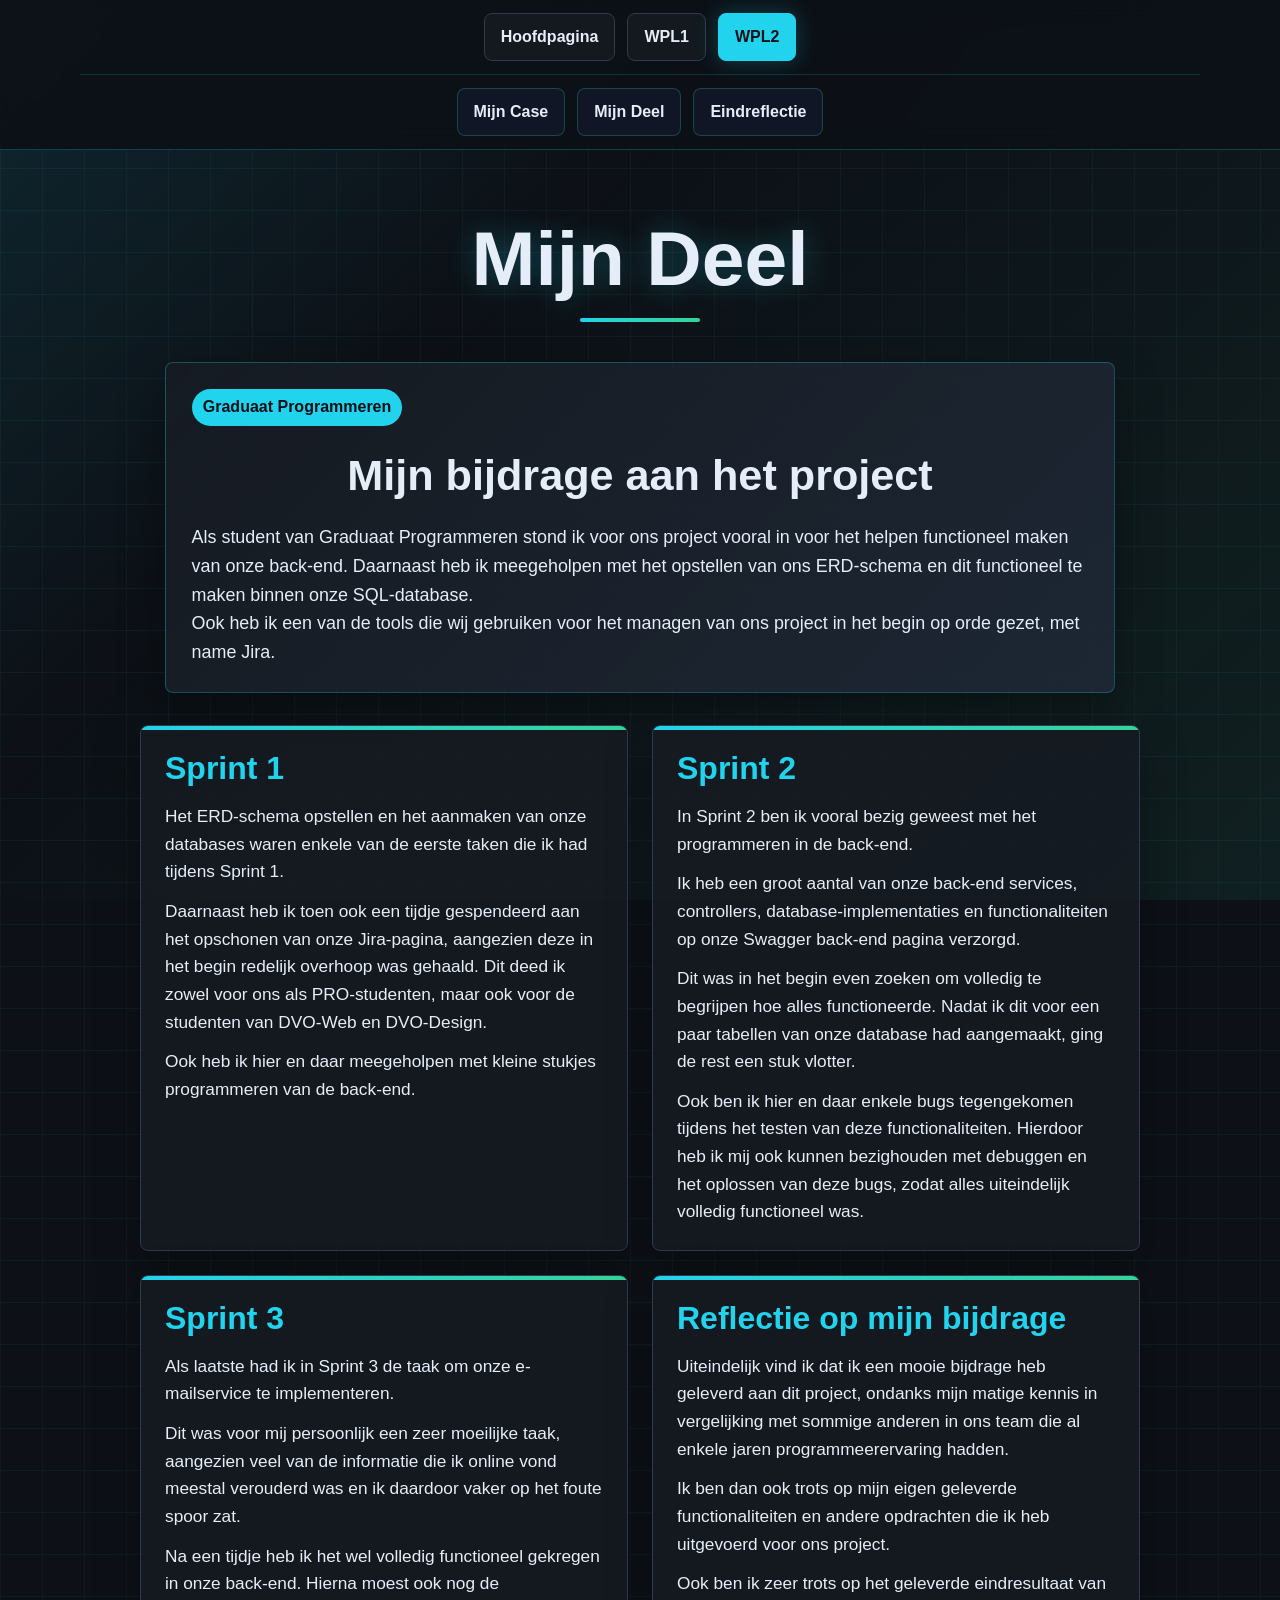
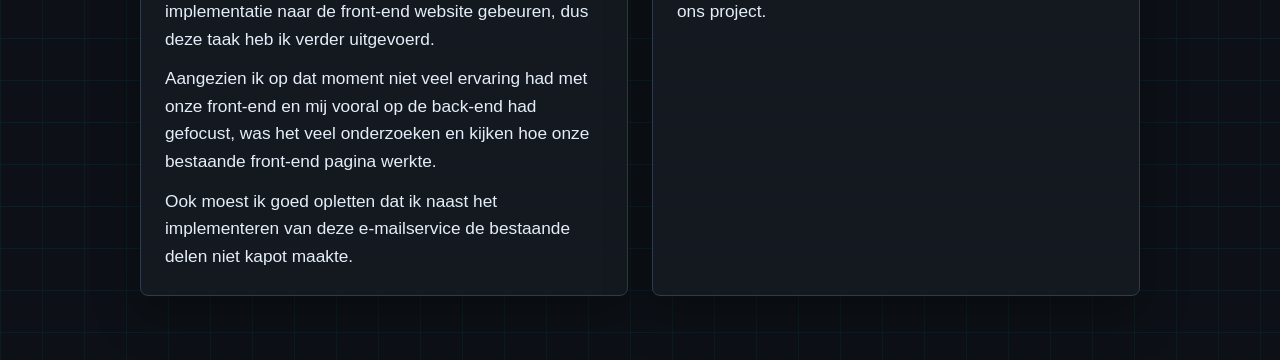
<file: mijn-deel.html>
<!DOCTYPE html>
<html lang="nl">
<head>
    <meta charset="UTF-8">
    <meta name="viewport" content="width-device-width, initial-scale=1.0">
    <title>Portfolio Knapen Roel</title>
    <link rel="stylesheet" href="style.css">
</head>
<body>
<nav class="hoofdNavigatie">
    <ul class="navHoofdMenu">
        <li><a href="index.html" target="_self">Hoofdpagina</a></li>
        <li><button class="navButton" type="button" data-wpl-toggle aria-expanded="false">WPL1</button></li>
        <li><button class="navButton" type="button" data-wpl2-toggle aria-expanded="false">WPL2</button></li>
    </ul>
    <ul class="navSubMenu" data-wpl-menu>
        <li><a href="logboek.html" target="_self">Logboek</a></li>
        <li><a href="competenties.html" target="_self">Competenties</a></li>
        <li><a href="opdrachten.html" target="_self">Opdrachten</a></li>
        <li><a href="reflecties.html" target="_self">Reflecties</a></li>
        <li><a href="x-factor.html" target="_self">X-factor</a></li>
    </ul>
    <ul class="navSubMenu" data-wpl2-menu>
        <li><a href="casebeschrijving.html" target="_self">Mijn Case</a></li>
        <li><a href="mijn-deel.html" target="_self">Mijn Deel</a></li>
        <li><a href="eindreflectie-wpl2.html" target="_self">Eindreflectie</a></li>
    </ul>
</nav>
<main class="reflectiesPagina">
    <h1>Mijn Deel</h1>

    <section class="caseIntro">
        <span class="reflectieLabel">Graduaat Programmeren</span>
        <h2>Mijn bijdrage aan het project</h2>
        <p>Als student van Graduaat Programmeren stond ik voor ons project vooral in voor het helpen functioneel maken van onze back-end. Daarnaast heb ik meegeholpen met het opstellen van ons ERD-schema en dit functioneel te maken binnen onze SQL-database.</p>
        <p>Ook heb ik een van de tools die wij gebruiken voor het managen van ons project in het begin op orde gezet, met name Jira.</p>
    </section>

    <section class="caseGrid">
        <article class="caseKaart">
            <h3>Sprint 1</h3>
            <p>Het ERD-schema opstellen en het aanmaken van onze databases waren enkele van de eerste taken die ik had tijdens Sprint 1.</p>
            <p>Daarnaast heb ik toen ook een tijdje gespendeerd aan het opschonen van onze Jira-pagina, aangezien deze in het begin redelijk overhoop was gehaald. Dit deed ik zowel voor ons als PRO-studenten, maar ook voor de studenten van DVO-Web en DVO-Design.</p>
            <p>Ook heb ik hier en daar meegeholpen met kleine stukjes programmeren van de back-end.</p>
        </article>

        <article class="caseKaart">
            <h3>Sprint 2</h3>
            <p>In Sprint 2 ben ik vooral bezig geweest met het programmeren in de back-end.</p>
            <p>Ik heb een groot aantal van onze back-end services, controllers, database-implementaties en functionaliteiten op onze Swagger back-end pagina verzorgd.</p>
            <p>Dit was in het begin even zoeken om volledig te begrijpen hoe alles functioneerde. Nadat ik dit voor een paar tabellen van onze database had aangemaakt, ging de rest een stuk vlotter.</p>
            <p>Ook ben ik hier en daar enkele bugs tegengekomen tijdens het testen van deze functionaliteiten. Hierdoor heb ik mij ook kunnen bezighouden met debuggen en het oplossen van deze bugs, zodat alles uiteindelijk volledig functioneel was.</p>
        </article>

        <article class="caseKaart">
            <h3>Sprint 3</h3>
            <p>Als laatste had ik in Sprint 3 de taak om onze e-mailservice te implementeren.</p>
            <p>Dit was voor mij persoonlijk een zeer moeilijke taak, aangezien veel van de informatie die ik online vond meestal verouderd was en ik daardoor vaker op het foute spoor zat.</p>
            <p>Na een tijdje heb ik het wel volledig functioneel gekregen in onze back-end. Hierna moest ook nog de implementatie naar de front-end website gebeuren, dus deze taak heb ik verder uitgevoerd.</p>
            <p>Aangezien ik op dat moment niet veel ervaring had met onze front-end en mij vooral op de back-end had gefocust, was het veel onderzoeken en kijken hoe onze bestaande front-end pagina werkte.</p>
            <p>Ook moest ik goed opletten dat ik naast het implementeren van deze e-mailservice de bestaande delen niet kapot maakte.</p>
        </article>

        <article class="caseKaart">
            <h3>Reflectie op mijn bijdrage</h3>
            <p>Uiteindelijk vind ik dat ik een mooie bijdrage heb geleverd aan dit project, ondanks mijn matige kennis in vergelijking met sommige anderen in ons team die al enkele jaren programmeerervaring hadden.</p>
            <p>Ik ben dan ook trots op mijn eigen geleverde functionaliteiten en andere opdrachten die ik heb uitgevoerd voor ons project.</p>
            <p>Ook ben ik zeer trots op het geleverde eindresultaat van ons project.</p>
        </article>
    </section>
</main>
<script src="script.js"></script>
</body>
</html>
</file>
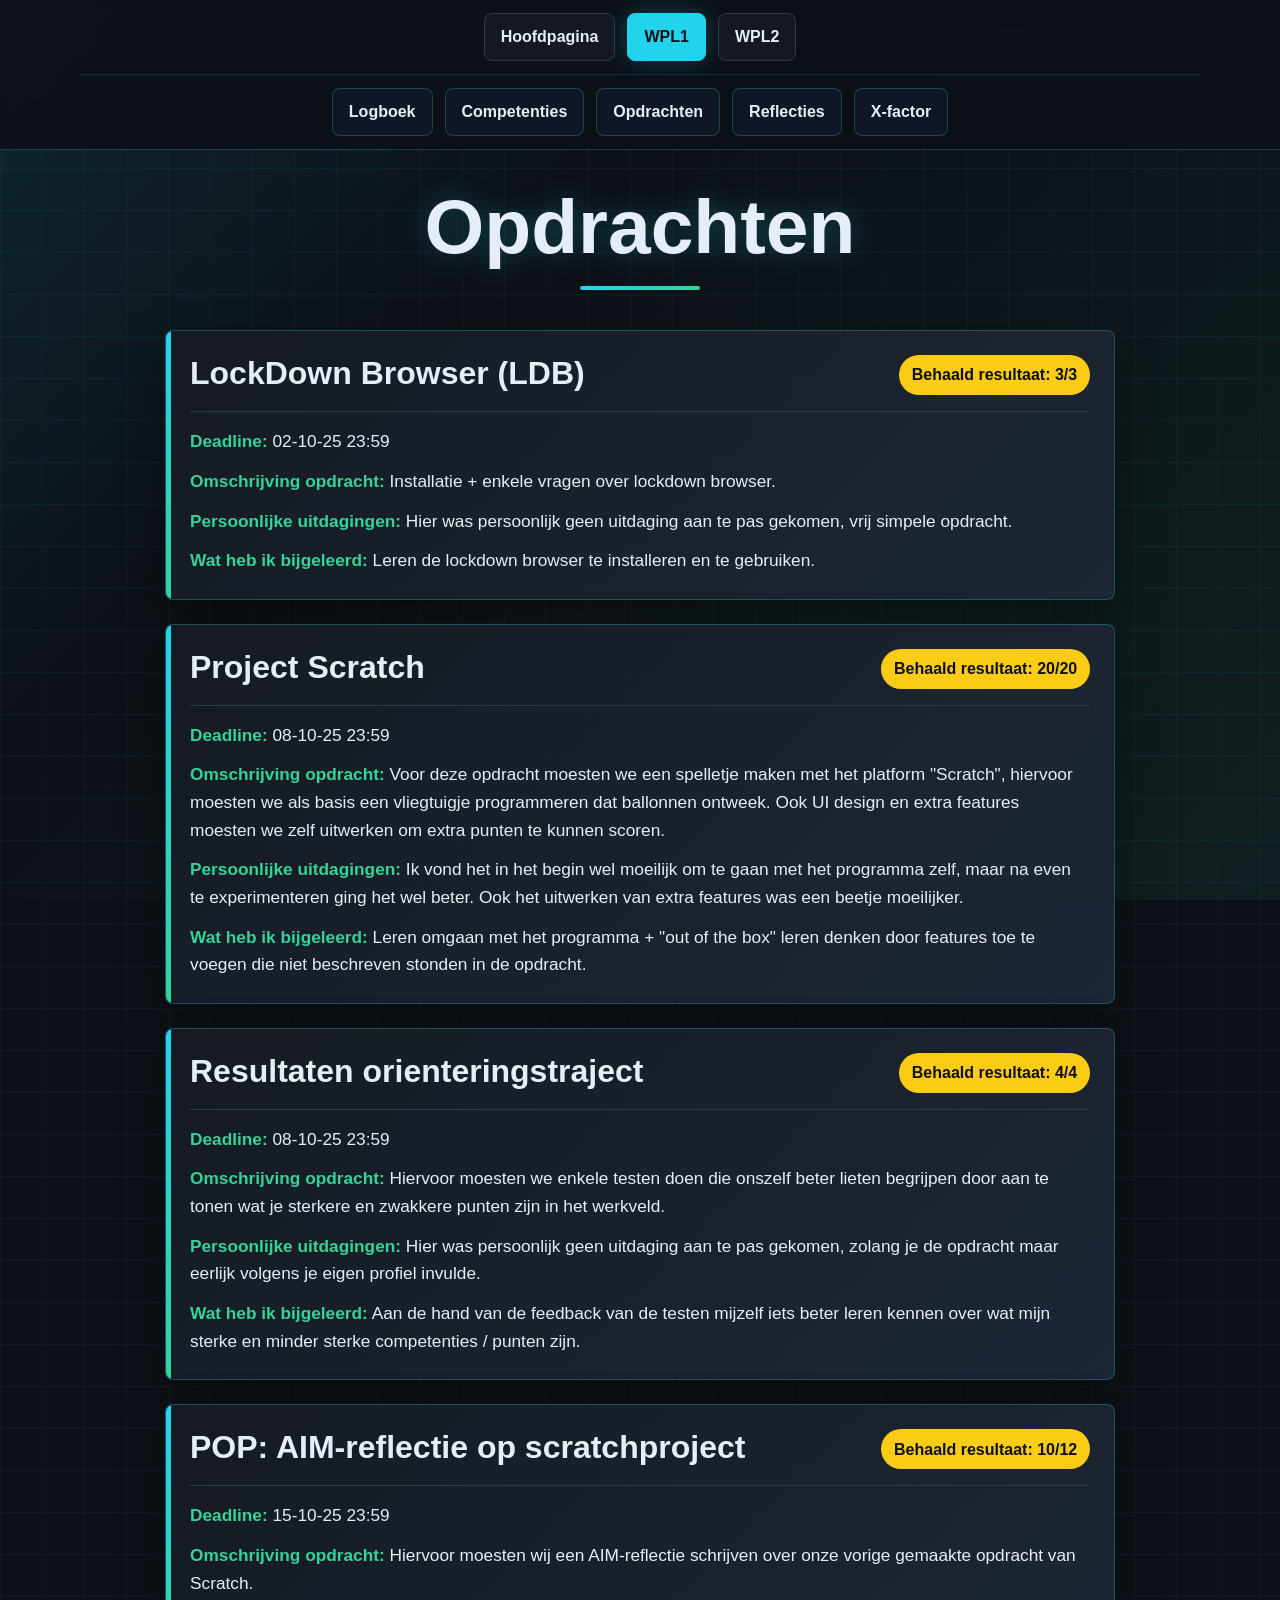
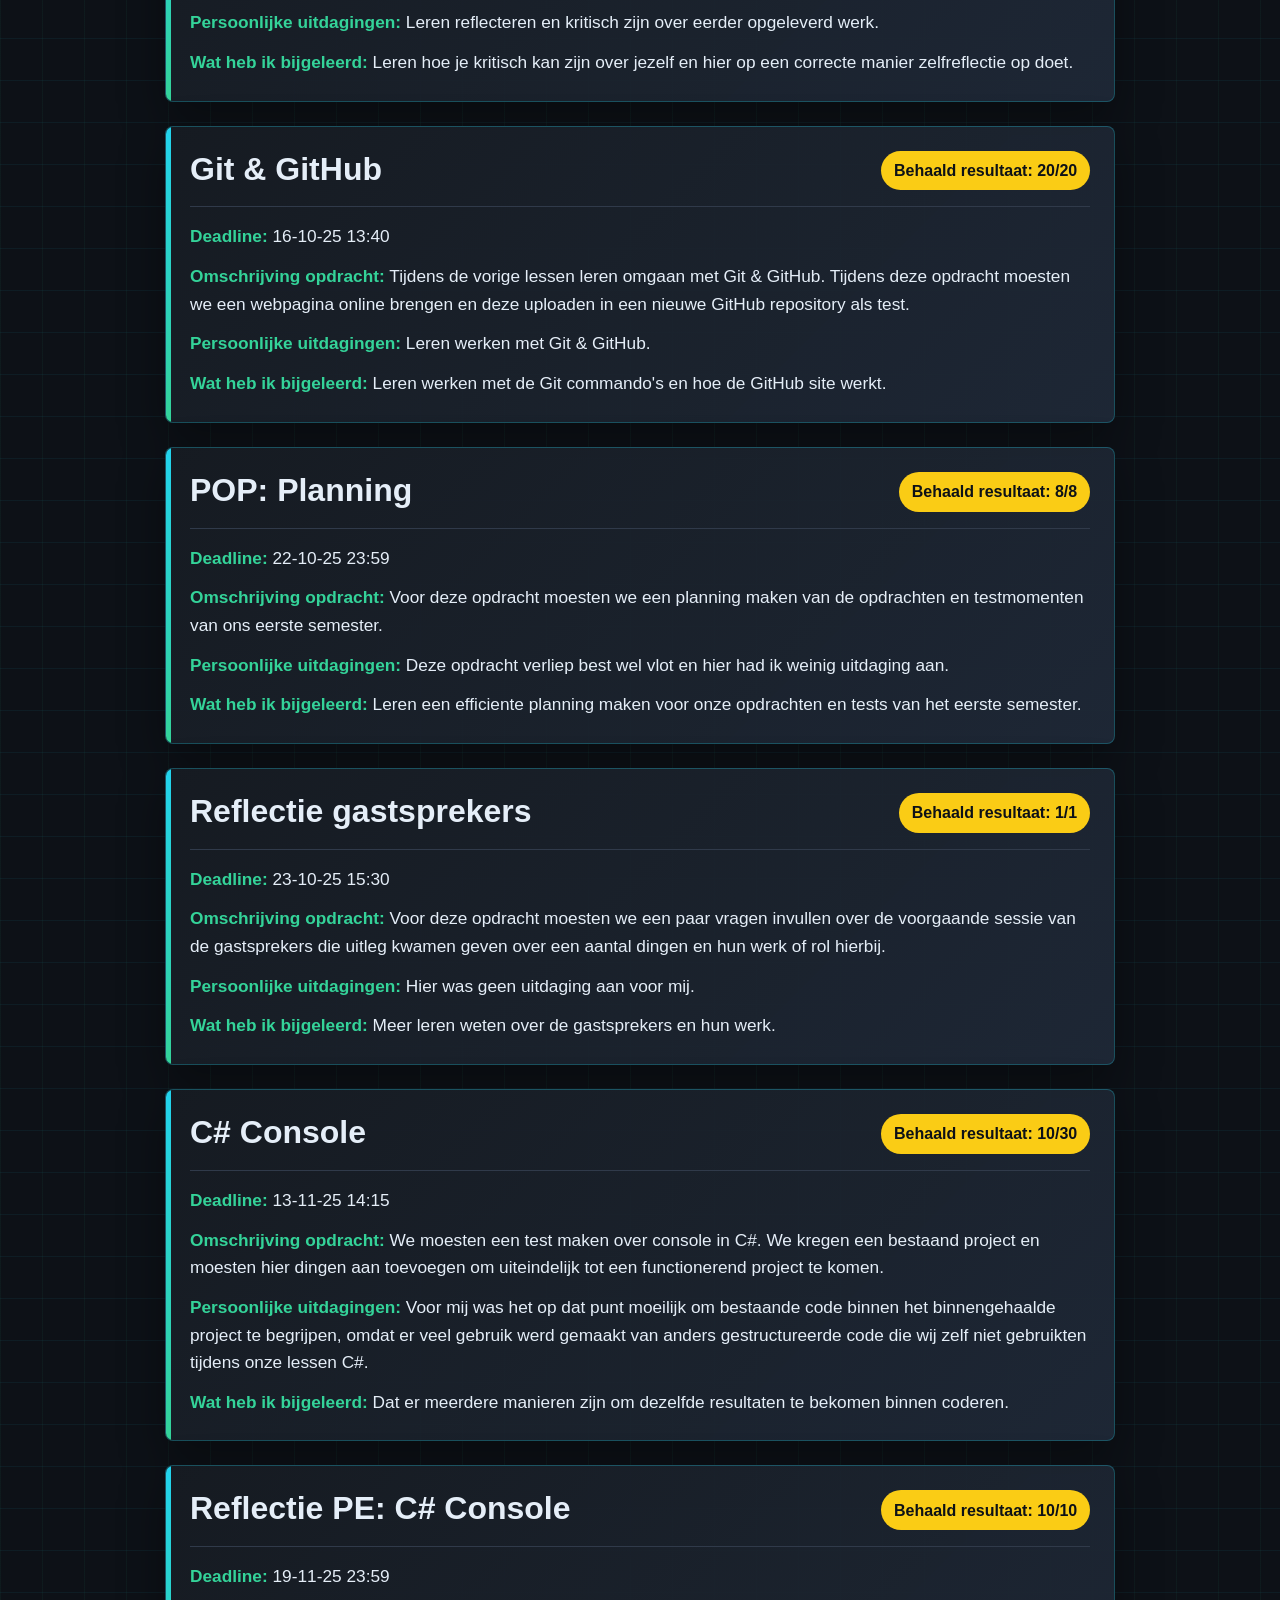
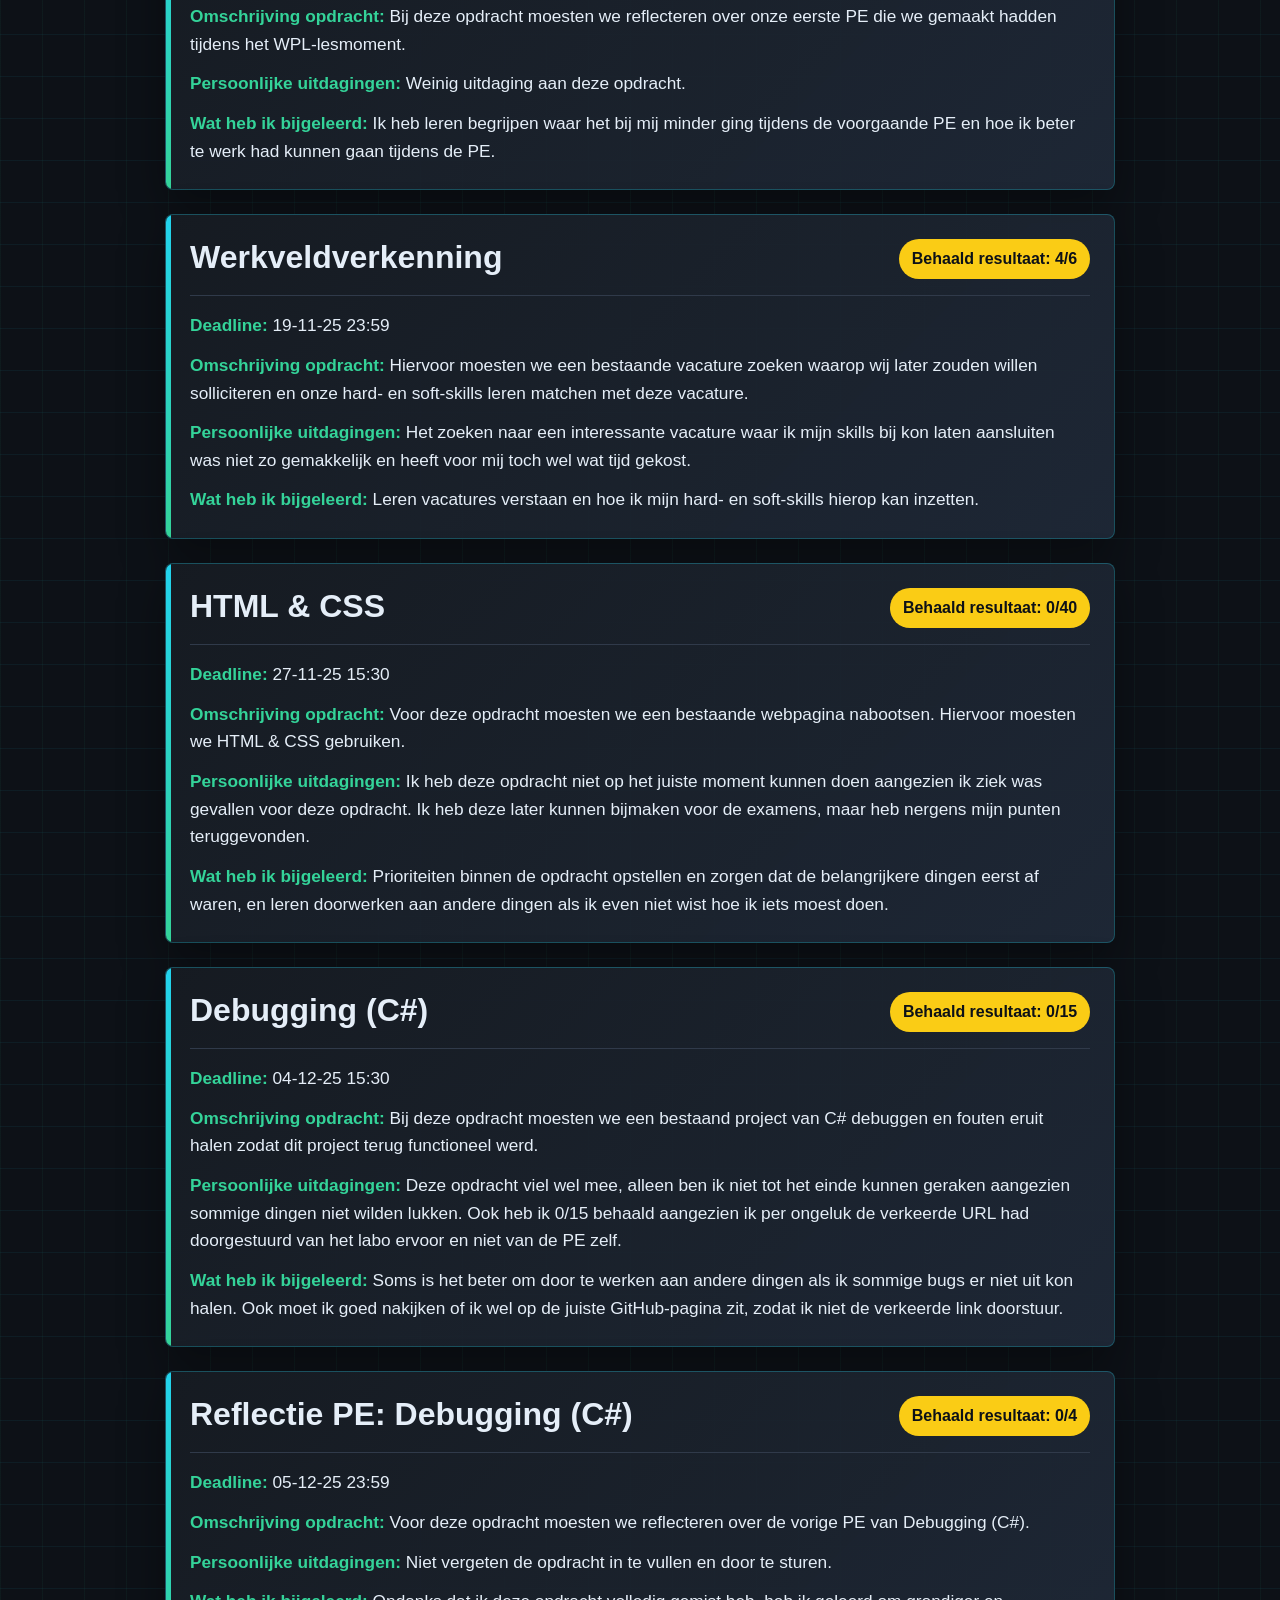
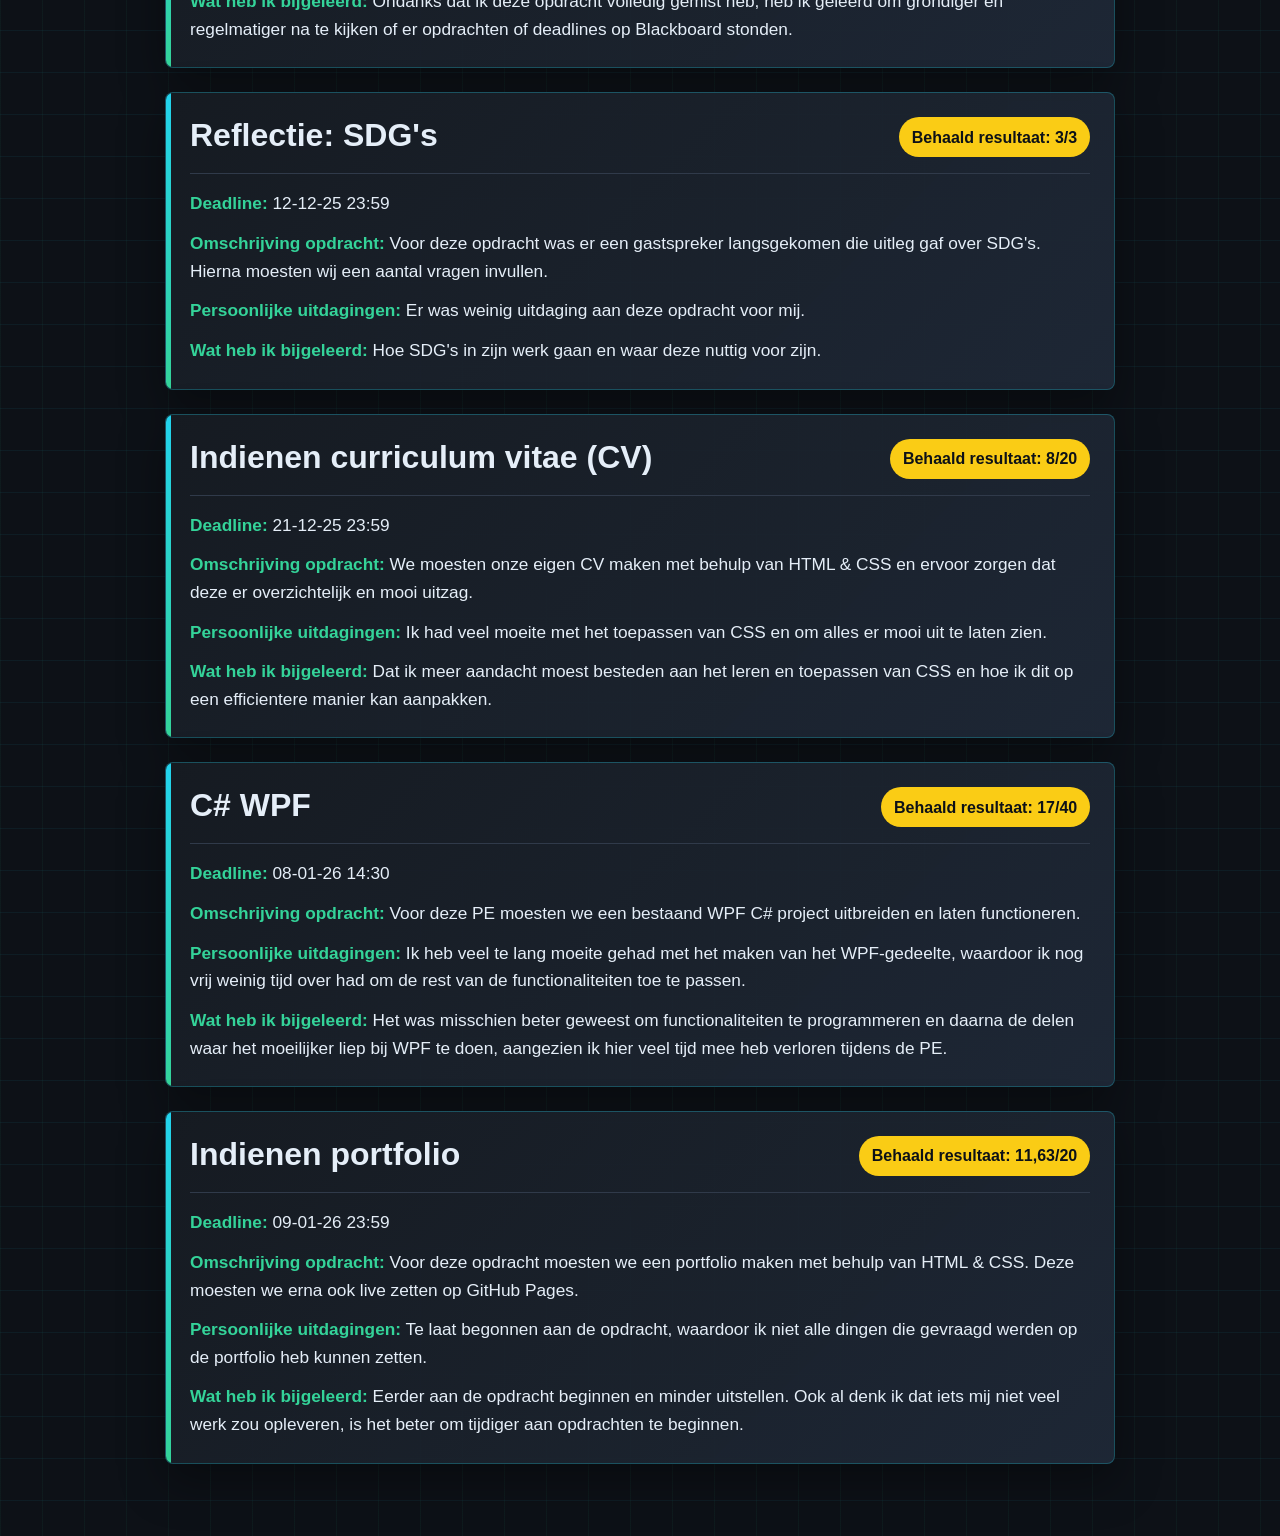
<file: opdrachten.html>
<!DOCTYPE html>
<html lang="nl">
<head>
    <meta charset="UTF-8">
    <meta name="viewport" content="width-device-width, initial-scale=1.0">
    <title>Portfolio Knapen Roel</title>
    <link rel="stylesheet" href="style.css">
</head>
<body>
<nav class="hoofdNavigatie">
    <ul class="navHoofdMenu">
        <li><a href="index.html" target="_self">Hoofdpagina</a></li>
        <li><button class="navButton" type="button" data-wpl-toggle aria-expanded="false">WPL1</button></li>
        <li><button class="navButton" type="button" data-wpl2-toggle aria-expanded="false">WPL2</button></li>
    </ul>
    <ul class="navSubMenu" data-wpl-menu>
        <li><a href="logboek.html" target="_self">Logboek</a></li>
        <li><a href="competenties.html" target="_self">Competenties</a></li>
        <li><a href="opdrachten.html" target="_self">Opdrachten</a></li>
        <li><a href="reflecties.html" target="_self">Reflecties</a></li>
        <li><a href="x-factor.html" target="_self">X-factor</a></li>
    </ul>
    <ul class="navSubMenu" data-wpl2-menu>
        <li><a href="casebeschrijving.html" target="_self">Mijn Case</a></li>
        <li><a href="mijn-deel.html" target="_self">Mijn Deel</a></li>
        <li><a href="eindreflectie-wpl2.html" target="_self">Eindreflectie</a></li>
    </ul>
</nav>
<main class="opdrachten">
    <h1>Opdrachten</h1>
    <section class="opdrachtKaart">
        <div class="opdrachtHeader">
            <h2>LockDown Browser (LDB)</h2>
            <span>Behaald resultaat: 3/3</span>
        </div>

        <div class="opdrachtDetails">
            <p><strong>Deadline:</strong> 02-10-25 23:59</p>
            <p><strong>Omschrijving opdracht:</strong> Installatie + enkele vragen over lockdown browser.</p>
            <p><strong>Persoonlijke uitdagingen:</strong> Hier was persoonlijk geen uitdaging aan te pas gekomen, vrij simpele opdracht.</p>
            <p><strong>Wat heb ik bijgeleerd:</strong> Leren de lockdown browser te installeren en te gebruiken.</p>
        </div>
    </section>

    <section class="opdrachtKaart">
        <div class="opdrachtHeader">
            <h2>Project Scratch</h2>
            <span>Behaald resultaat: 20/20</span>
        </div>

        <div class="opdrachtDetails">
            <p><strong>Deadline:</strong> 08-10-25 23:59</p>
            <p><strong>Omschrijving opdracht:</strong> Voor deze opdracht moesten we een spelletje maken met het platform "Scratch", hiervoor moesten we als basis een vliegtuigje programmeren dat ballonnen ontweek. Ook UI design en extra features moesten we zelf uitwerken om extra punten te kunnen scoren.</p>
            <p><strong>Persoonlijke uitdagingen:</strong> Ik vond het in het begin wel moeilijk om te gaan met het programma zelf, maar na even te experimenteren ging het wel beter. Ook het uitwerken van extra features was een beetje moeilijker.</p>
            <p><strong>Wat heb ik bijgeleerd:</strong> Leren omgaan met het programma + "out of the box" leren denken door features toe te voegen die niet beschreven stonden in de opdracht.</p>
        </div>
    </section>

    <section class="opdrachtKaart">
        <div class="opdrachtHeader">
            <h2>Resultaten orienteringstraject</h2>
            <span>Behaald resultaat: 4/4</span>
        </div>

        <div class="opdrachtDetails">
            <p><strong>Deadline:</strong> 08-10-25 23:59</p>
            <p><strong>Omschrijving opdracht:</strong> Hiervoor moesten we enkele testen doen die onszelf beter lieten begrijpen door aan te tonen wat je sterkere en zwakkere punten zijn in het werkveld.</p>
            <p><strong>Persoonlijke uitdagingen:</strong> Hier was persoonlijk geen uitdaging aan te pas gekomen, zolang je de opdracht maar eerlijk volgens je eigen profiel invulde.</p>
            <p><strong>Wat heb ik bijgeleerd:</strong> Aan de hand van de feedback van de testen mijzelf iets beter leren kennen over wat mijn sterke en minder sterke competenties / punten zijn.</p>
        </div>
    </section>

    <section class="opdrachtKaart">
        <div class="opdrachtHeader">
            <h2>POP: AIM-reflectie op scratchproject</h2>
            <span>Behaald resultaat: 10/12</span>
        </div>

        <div class="opdrachtDetails">
            <p><strong>Deadline:</strong> 15-10-25 23:59</p>
            <p><strong>Omschrijving opdracht:</strong> Hiervoor moesten wij een AIM-reflectie schrijven over onze vorige gemaakte opdracht van Scratch.</p>
            <p><strong>Persoonlijke uitdagingen:</strong> Leren reflecteren en kritisch zijn over eerder opgeleverd werk.</p>
            <p><strong>Wat heb ik bijgeleerd:</strong> Leren hoe je kritisch kan zijn over jezelf en hier op een correcte manier zelfreflectie op doet.</p>
        </div>
    </section>

    <section class="opdrachtKaart">
        <div class="opdrachtHeader">
            <h2>Git & GitHub</h2>
            <span>Behaald resultaat: 20/20</span>
        </div>

        <div class="opdrachtDetails">
            <p><strong>Deadline:</strong> 16-10-25 13:40</p>
            <p><strong>Omschrijving opdracht:</strong> Tijdens de vorige lessen leren omgaan met Git & GitHub. Tijdens deze opdracht moesten we een webpagina online brengen en deze uploaden in een nieuwe GitHub repository als test.</p>
            <p><strong>Persoonlijke uitdagingen:</strong> Leren werken met Git & GitHub.</p>
            <p><strong>Wat heb ik bijgeleerd:</strong> Leren werken met de Git commando's en hoe de GitHub site werkt.</p>
        </div>
    </section>

    <section class="opdrachtKaart">
        <div class="opdrachtHeader">
            <h2>POP: Planning</h2>
            <span>Behaald resultaat: 8/8</span>
        </div>

        <div class="opdrachtDetails">
            <p><strong>Deadline:</strong> 22-10-25 23:59</p>
            <p><strong>Omschrijving opdracht:</strong> Voor deze opdracht moesten we een planning maken van de opdrachten en testmomenten van ons eerste semester.</p>
            <p><strong>Persoonlijke uitdagingen:</strong> Deze opdracht verliep best wel vlot en hier had ik weinig uitdaging aan.</p>
            <p><strong>Wat heb ik bijgeleerd:</strong> Leren een efficiente planning maken voor onze opdrachten en tests van het eerste semester.</p>
        </div>
    </section>

    <section class="opdrachtKaart">
        <div class="opdrachtHeader">
            <h2>Reflectie gastsprekers</h2>
            <span>Behaald resultaat: 1/1</span>
        </div>

        <div class="opdrachtDetails">
            <p><strong>Deadline:</strong> 23-10-25 15:30</p>
            <p><strong>Omschrijving opdracht:</strong> Voor deze opdracht moesten we een paar vragen invullen over de voorgaande sessie van de gastsprekers die uitleg kwamen geven over een aantal dingen en hun werk of rol hierbij.</p>
            <p><strong>Persoonlijke uitdagingen:</strong> Hier was geen uitdaging aan voor mij.</p>
            <p><strong>Wat heb ik bijgeleerd:</strong> Meer leren weten over de gastsprekers en hun werk.</p>
        </div>
    </section>

    <section class="opdrachtKaart">
        <div class="opdrachtHeader">
            <h2>C# Console</h2>
            <span>Behaald resultaat: 10/30</span>
        </div>

        <div class="opdrachtDetails">
            <p><strong>Deadline:</strong> 13-11-25 14:15</p>
            <p><strong>Omschrijving opdracht:</strong> We moesten een test maken over console in C#. We kregen een bestaand project en moesten hier dingen aan toevoegen om uiteindelijk tot een functionerend project te komen.</p>
            <p><strong>Persoonlijke uitdagingen:</strong> Voor mij was het op dat punt moeilijk om bestaande code binnen het binnengehaalde project te begrijpen, omdat er veel gebruik werd gemaakt van anders gestructureerde code die wij zelf niet gebruikten tijdens onze lessen C#.</p>
            <p><strong>Wat heb ik bijgeleerd:</strong> Dat er meerdere manieren zijn om dezelfde resultaten te bekomen binnen coderen.</p>
        </div>
    </section>

    <section class="opdrachtKaart">
        <div class="opdrachtHeader">
            <h2>Reflectie PE: C# Console</h2>
            <span>Behaald resultaat: 10/10</span>
        </div>

        <div class="opdrachtDetails">
            <p><strong>Deadline:</strong> 19-11-25 23:59</p>
            <p><strong>Omschrijving opdracht:</strong> Bij deze opdracht moesten we reflecteren over onze eerste PE die we gemaakt hadden tijdens het WPL-lesmoment.</p>
            <p><strong>Persoonlijke uitdagingen:</strong> Weinig uitdaging aan deze opdracht.</p>
            <p><strong>Wat heb ik bijgeleerd:</strong> Ik heb leren begrijpen waar het bij mij minder ging tijdens de voorgaande PE en hoe ik beter te werk had kunnen gaan tijdens de PE.</p>
        </div>
    </section>

    <section class="opdrachtKaart">
        <div class="opdrachtHeader">
            <h2>Werkveldverkenning</h2>
            <span>Behaald resultaat: 4/6</span>
        </div>

        <div class="opdrachtDetails">
            <p><strong>Deadline:</strong> 19-11-25 23:59</p>
            <p><strong>Omschrijving opdracht:</strong> Hiervoor moesten we een bestaande vacature zoeken waarop wij later zouden willen solliciteren en onze hard- en soft-skills leren matchen met deze vacature.</p>
            <p><strong>Persoonlijke uitdagingen:</strong> Het zoeken naar een interessante vacature waar ik mijn skills bij kon laten aansluiten was niet zo gemakkelijk en heeft voor mij toch wel wat tijd gekost.</p>
            <p><strong>Wat heb ik bijgeleerd:</strong> Leren vacatures verstaan en hoe ik mijn hard- en soft-skills hierop kan inzetten.</p>
        </div>
    </section>

    <section class="opdrachtKaart">
        <div class="opdrachtHeader">
            <h2>HTML &amp; CSS</h2>
            <span>Behaald resultaat: 0/40</span>
        </div>

        <div class="opdrachtDetails">
            <p><strong>Deadline:</strong> 27-11-25 15:30</p>
            <p><strong>Omschrijving opdracht:</strong> Voor deze opdracht moesten we een bestaande webpagina nabootsen. Hiervoor moesten we HTML & CSS gebruiken.</p>
            <p><strong>Persoonlijke uitdagingen:</strong> Ik heb deze opdracht niet op het juiste moment kunnen doen aangezien ik ziek was gevallen voor deze opdracht. Ik heb deze later kunnen bijmaken voor de examens, maar heb nergens mijn punten teruggevonden.</p>
            <p><strong>Wat heb ik bijgeleerd:</strong> Prioriteiten binnen de opdracht opstellen en zorgen dat de belangrijkere dingen eerst af waren, en leren doorwerken aan andere dingen als ik even niet wist hoe ik iets moest doen.</p>
        </div>
    </section>

    <section class="opdrachtKaart">
        <div class="opdrachtHeader">
            <h2>Debugging (C#)</h2>
            <span>Behaald resultaat: 0/15</span>
        </div>

        <div class="opdrachtDetails">
            <p><strong>Deadline:</strong> 04-12-25 15:30</p>
            <p><strong>Omschrijving opdracht:</strong> Bij deze opdracht moesten we een bestaand project van C# debuggen en fouten eruit halen zodat dit project terug functioneel werd.</p>
            <p><strong>Persoonlijke uitdagingen:</strong> Deze opdracht viel wel mee, alleen ben ik niet tot het einde kunnen geraken aangezien sommige dingen niet wilden lukken. Ook heb ik 0/15 behaald aangezien ik per ongeluk de verkeerde URL had doorgestuurd van het labo ervoor en niet van de PE zelf.</p>
            <p><strong>Wat heb ik bijgeleerd:</strong> Soms is het beter om door te werken aan andere dingen als ik sommige bugs er niet uit kon halen. Ook moet ik goed nakijken of ik wel op de juiste GitHub-pagina zit, zodat ik niet de verkeerde link doorstuur.</p>
        </div>
    </section>

    <section class="opdrachtKaart">
        <div class="opdrachtHeader">
            <h2>Reflectie PE: Debugging (C#)</h2>
            <span>Behaald resultaat: 0/4</span>
        </div>

        <div class="opdrachtDetails">
            <p><strong>Deadline:</strong> 05-12-25 23:59</p>
            <p><strong>Omschrijving opdracht:</strong> Voor deze opdracht moesten we reflecteren over de vorige PE van Debugging (C#).</p>
            <p><strong>Persoonlijke uitdagingen:</strong> Niet vergeten de opdracht in te vullen en door te sturen.</p>
            <p><strong>Wat heb ik bijgeleerd:</strong> Ondanks dat ik deze opdracht volledig gemist heb, heb ik geleerd om grondiger en regelmatiger na te kijken of er opdrachten of deadlines op Blackboard stonden.</p>
        </div>
    </section>

    <section class="opdrachtKaart">
        <div class="opdrachtHeader">
            <h2>Reflectie: SDG's</h2>
            <span>Behaald resultaat: 3/3</span>
        </div>

        <div class="opdrachtDetails">
            <p><strong>Deadline:</strong> 12-12-25 23:59</p>
            <p><strong>Omschrijving opdracht:</strong> Voor deze opdracht was er een gastspreker langsgekomen die uitleg gaf over SDG's. Hierna moesten wij een aantal vragen invullen.</p>
            <p><strong>Persoonlijke uitdagingen:</strong> Er was weinig uitdaging aan deze opdracht voor mij.</p>
            <p><strong>Wat heb ik bijgeleerd:</strong> Hoe SDG's in zijn werk gaan en waar deze nuttig voor zijn.</p>
        </div>
    </section>

    <section class="opdrachtKaart">
        <div class="opdrachtHeader">
            <h2>Indienen curriculum vitae (CV)</h2>
            <span>Behaald resultaat: 8/20</span>
        </div>

        <div class="opdrachtDetails">
            <p><strong>Deadline:</strong> 21-12-25 23:59</p>
            <p><strong>Omschrijving opdracht:</strong> We moesten onze eigen CV maken met behulp van HTML & CSS en ervoor zorgen dat deze er overzichtelijk en mooi uitzag.</p>
            <p><strong>Persoonlijke uitdagingen:</strong> Ik had veel moeite met het toepassen van CSS en om alles er mooi uit te laten zien.</p>
            <p><strong>Wat heb ik bijgeleerd:</strong> Dat ik meer aandacht moest besteden aan het leren en toepassen van CSS en hoe ik dit op een efficientere manier kan aanpakken.</p>
        </div>
    </section>

    <section class="opdrachtKaart">
        <div class="opdrachtHeader">
            <h2>C# WPF</h2>
            <span>Behaald resultaat: 17/40</span>
        </div>

        <div class="opdrachtDetails">
            <p><strong>Deadline:</strong> 08-01-26 14:30</p>
            <p><strong>Omschrijving opdracht:</strong> Voor deze PE moesten we een bestaand WPF C# project uitbreiden en laten functioneren.</p>
            <p><strong>Persoonlijke uitdagingen:</strong> Ik heb veel te lang moeite gehad met het maken van het WPF-gedeelte, waardoor ik nog vrij weinig tijd over had om de rest van de functionaliteiten toe te passen.</p>
            <p><strong>Wat heb ik bijgeleerd:</strong> Het was misschien beter geweest om functionaliteiten te programmeren en daarna de delen waar het moeilijker liep bij WPF te doen, aangezien ik hier veel tijd mee heb verloren tijdens de PE.</p>
        </div>
    </section>

    <section class="opdrachtKaart">
        <div class="opdrachtHeader">
            <h2>Indienen portfolio</h2>
            <span>Behaald resultaat: 11,63/20</span>
        </div>

        <div class="opdrachtDetails">
            <p><strong>Deadline:</strong> 09-01-26 23:59</p>
            <p><strong>Omschrijving opdracht:</strong> Voor deze opdracht moesten we een portfolio maken met behulp van HTML &amp; CSS. Deze moesten we erna ook live zetten op GitHub Pages.</p>
            <p><strong>Persoonlijke uitdagingen:</strong> Te laat begonnen aan de opdracht, waardoor ik niet alle dingen die gevraagd werden op de portfolio heb kunnen zetten.</p>
            <p><strong>Wat heb ik bijgeleerd:</strong> Eerder aan de opdracht beginnen en minder uitstellen. Ook al denk ik dat iets mij niet veel werk zou opleveren, is het beter om tijdiger aan opdrachten te beginnen.</p>
        </div>
    </section>
</main>
<script src="script.js"></script>
</body>
</html>
</file>
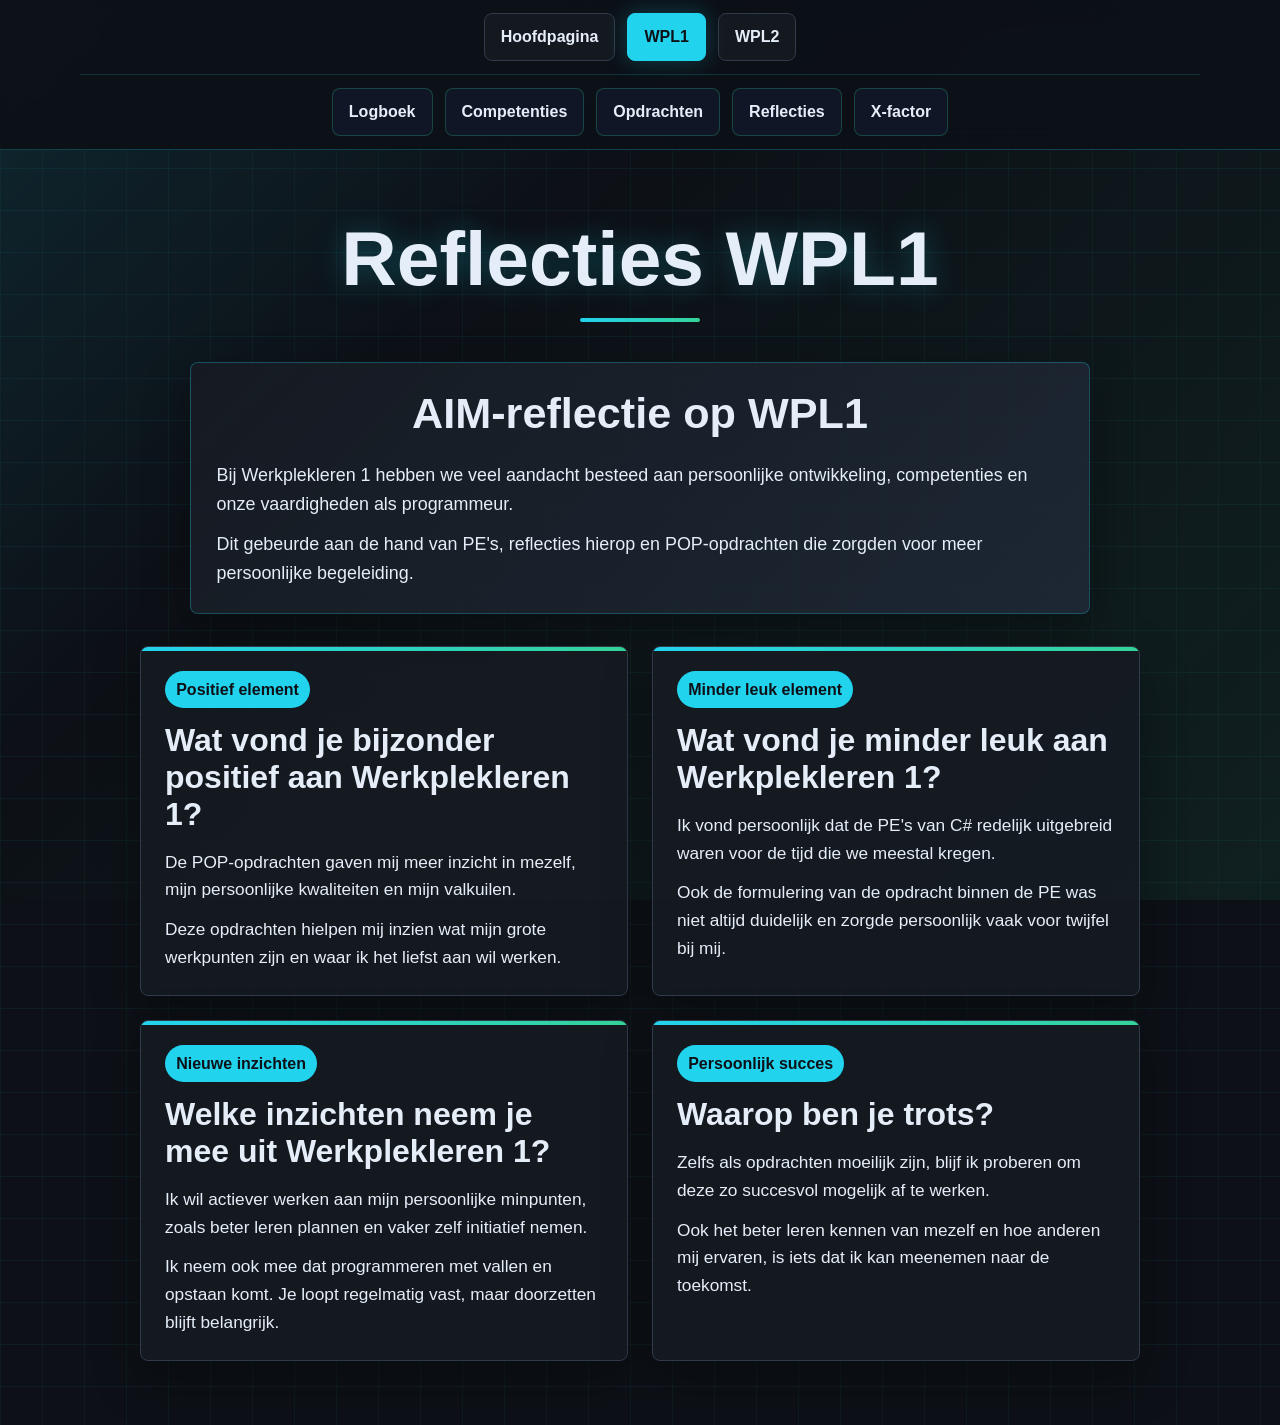
<file: reflecties.html>
<!DOCTYPE html>
<html lang="nl">
<head>
    <meta charset="UTF-8">
    <meta name="viewport" content="width-device-width, initial-scale=1.0">
    <title>Portfolio Knapen Roel</title>
    <link rel="stylesheet" href="style.css">
</head>
<body>
<nav class="hoofdNavigatie">
    <ul class="navHoofdMenu">
        <li><a href="index.html" target="_self">Hoofdpagina</a></li>
        <li><button class="navButton" type="button" data-wpl-toggle aria-expanded="false">WPL1</button></li>
        <li><button class="navButton" type="button" data-wpl2-toggle aria-expanded="false">WPL2</button></li>
    </ul>
    <ul class="navSubMenu" data-wpl-menu>
        <li><a href="logboek.html" target="_self">Logboek</a></li>
        <li><a href="competenties.html" target="_self">Competenties</a></li>
        <li><a href="opdrachten.html" target="_self">Opdrachten</a></li>
        <li><a href="reflecties.html" target="_self">Reflecties</a></li>
        <li><a href="x-factor.html" target="_self">X-factor</a></li>
    </ul>
    <ul class="navSubMenu" data-wpl2-menu>
        <li><a href="casebeschrijving.html" target="_self">Mijn Case</a></li>
        <li><a href="mijn-deel.html" target="_self">Mijn Deel</a></li>
        <li><a href="eindreflectie-wpl2.html" target="_self">Eindreflectie</a></li>
    </ul>
</nav>
<main class="reflectiesPagina">
    <h1>Reflecties WPL1</h1>

    <section class="reflectieIntro">
        <h2>AIM-reflectie op WPL1</h2>
        <p>Bij Werkplekleren 1 hebben we veel aandacht besteed aan persoonlijke ontwikkeling, competenties en onze vaardigheden als programmeur.</p>
        <p>Dit gebeurde aan de hand van PE's, reflecties hierop en POP-opdrachten die zorgden voor meer persoonlijke begeleiding.</p>
    </section>

    <section class="reflectieGrid">
        <article class="reflectieKaart">
            <span class="reflectieLabel">Positief element</span>
            <h3>Wat vond je bijzonder positief aan Werkplekleren 1?</h3>
            <p>De POP-opdrachten gaven mij meer inzicht in mezelf, mijn persoonlijke kwaliteiten en mijn valkuilen.</p>
            <p>Deze opdrachten hielpen mij inzien wat mijn grote werkpunten zijn en waar ik het liefst aan wil werken.</p>
        </article>

        <article class="reflectieKaart">
            <span class="reflectieLabel">Minder leuk element</span>
            <h3>Wat vond je minder leuk aan Werkplekleren 1?</h3>
            <p>Ik vond persoonlijk dat de PE's van C# redelijk uitgebreid waren voor de tijd die we meestal kregen.</p>
            <p>Ook de formulering van de opdracht binnen de PE was niet altijd duidelijk en zorgde persoonlijk vaak voor twijfel bij mij.</p>
        </article>

        <article class="reflectieKaart">
            <span class="reflectieLabel">Nieuwe inzichten</span>
            <h3>Welke inzichten neem je mee uit Werkplekleren 1?</h3>
            <p>Ik wil actiever werken aan mijn persoonlijke minpunten, zoals beter leren plannen en vaker zelf initiatief nemen.</p>
            <p>Ik neem ook mee dat programmeren met vallen en opstaan komt. Je loopt regelmatig vast, maar doorzetten blijft belangrijk.</p>
        </article>

        <article class="reflectieKaart">
            <span class="reflectieLabel">Persoonlijk succes</span>
            <h3>Waarop ben je trots?</h3>
            <p>Zelfs als opdrachten moeilijk zijn, blijf ik proberen om deze zo succesvol mogelijk af te werken.</p>
            <p>Ook het beter leren kennen van mezelf en hoe anderen mij ervaren, is iets dat ik kan meenemen naar de toekomst.</p>
        </article>
    </section>
</main>
<script src="script.js"></script>
</body>
</html>
</file>
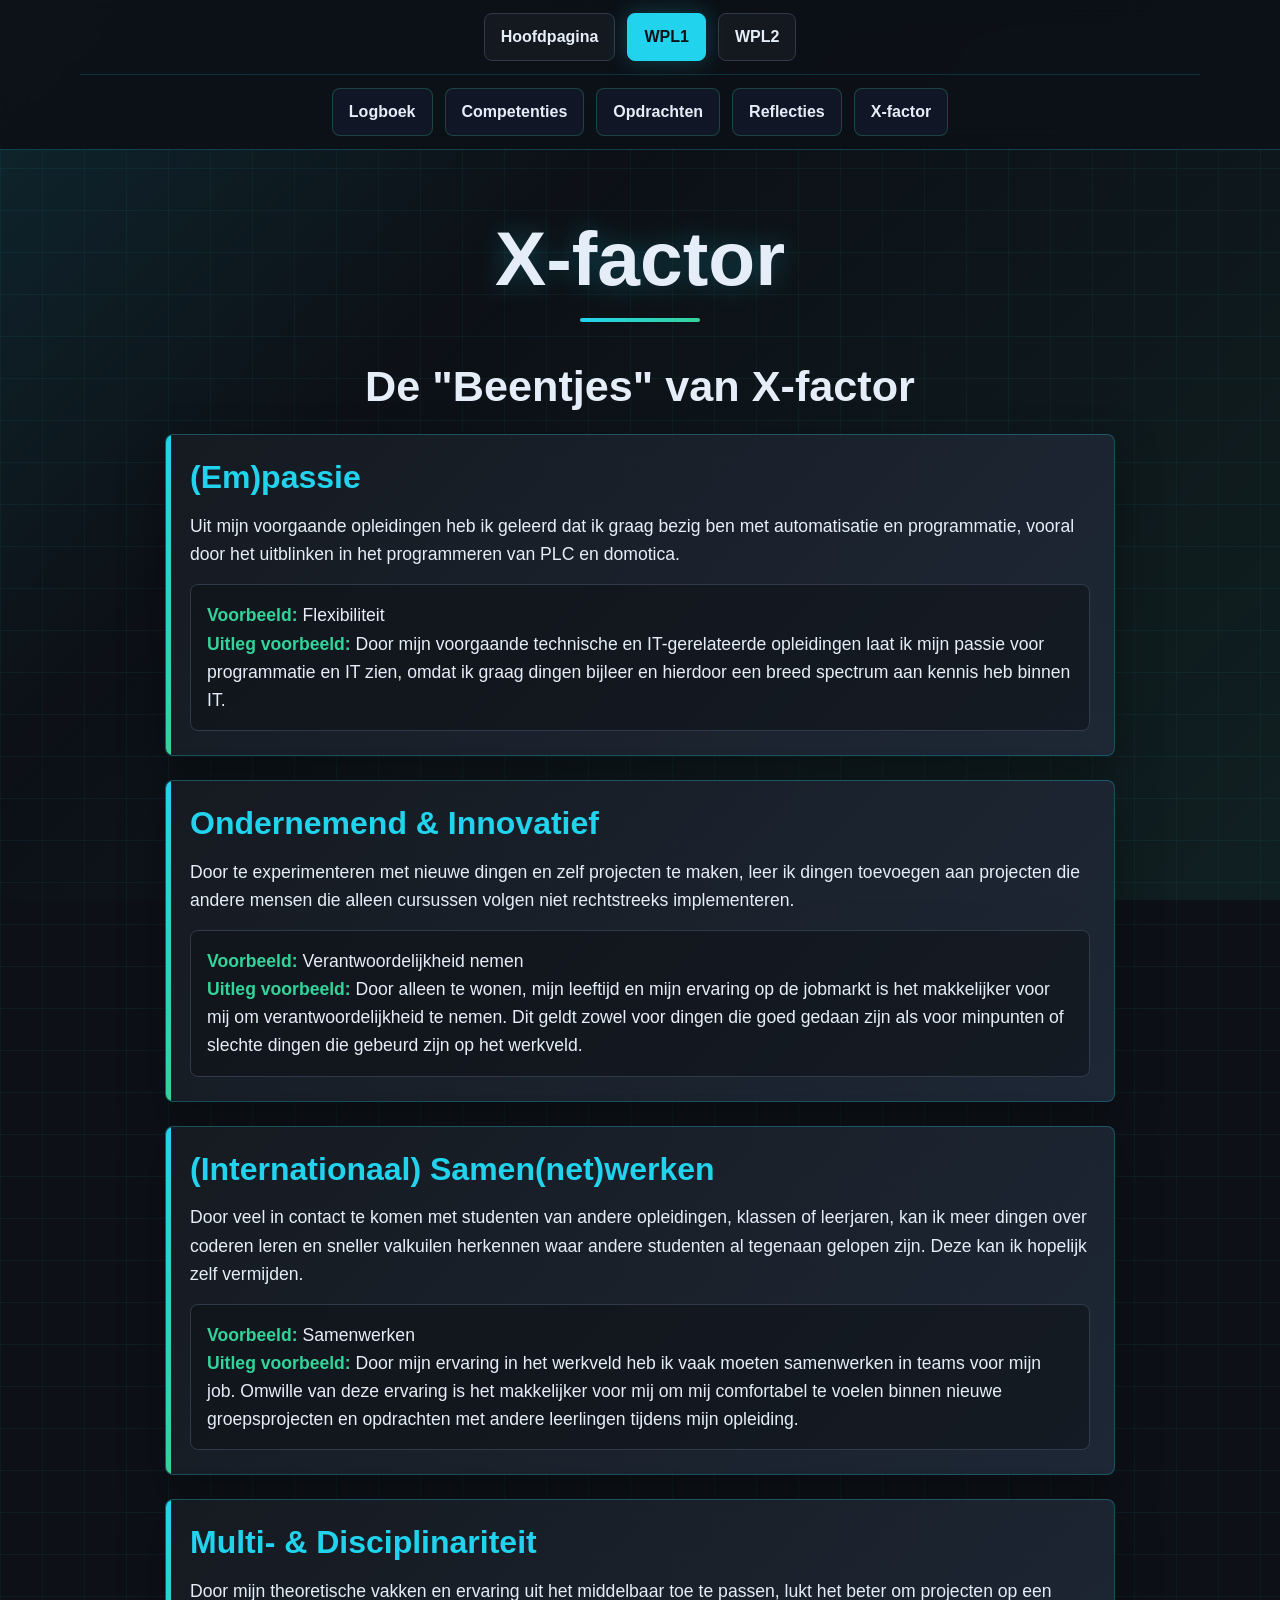
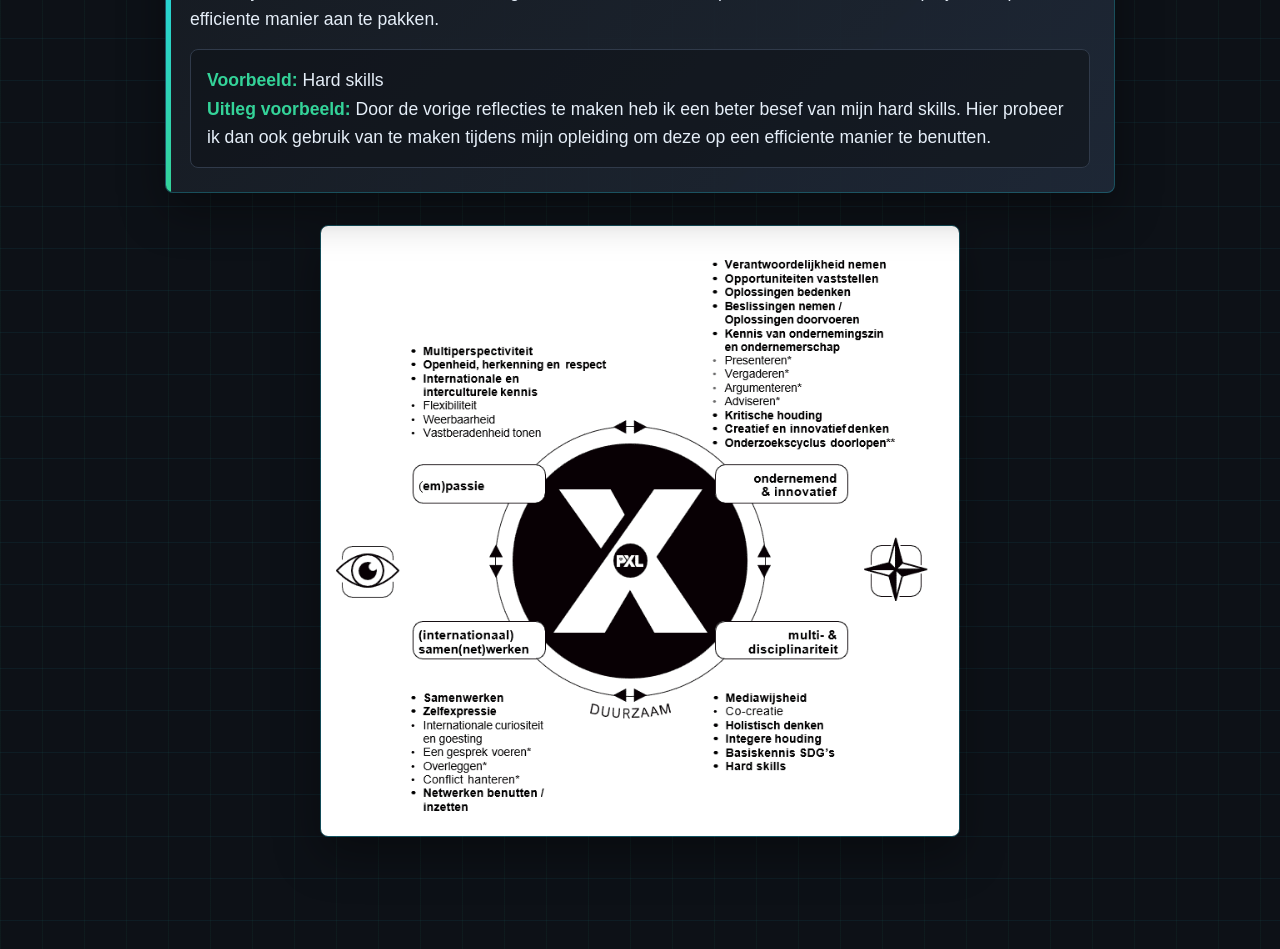
<file: x-factor.html>
<!DOCTYPE html>
<html lang="nl">
<head>
    <meta charset="UTF-8">
    <meta name="viewport" content="width-device-width, initial-scale=1.0">
    <title>Portfolio Knapen Roel</title>
    <link rel="stylesheet" href="style.css">
</head>
<body>
<nav class="hoofdNavigatie">
    <ul class="navHoofdMenu">
        <li><a href="index.html" target="_self">Hoofdpagina</a></li>
        <li><button class="navButton" type="button" data-wpl-toggle aria-expanded="false">WPL1</button></li>
        <li><button class="navButton" type="button" data-wpl2-toggle aria-expanded="false">WPL2</button></li>
    </ul>
    <ul class="navSubMenu" data-wpl-menu>
        <li><a href="logboek.html" target="_self">Logboek</a></li>
        <li><a href="competenties.html" target="_self">Competenties</a></li>
        <li><a href="opdrachten.html" target="_self">Opdrachten</a></li>
        <li><a href="reflecties.html" target="_self">Reflecties</a></li>
        <li><a href="x-factor.html" target="_self">X-factor</a></li>
    </ul>
    <ul class="navSubMenu" data-wpl2-menu>
        <li><a href="casebeschrijving.html" target="_self">Mijn Case</a></li>
        <li><a href="mijn-deel.html" target="_self">Mijn Deel</a></li>
        <li><a href="eindreflectie-wpl2.html" target="_self">Eindreflectie</a></li>
    </ul>
</nav>
<main>
    <h1>X-factor</h1>
    <section class="xFactor">
        <h2>De "Beentjes" van X-factor</h2>

        <div class="xFactorOnderdeel">
            <h3>(Em)passie</h3>
            <p>Uit mijn voorgaande opleidingen heb ik geleerd dat ik graag bezig ben met automatisatie en programmatie, vooral door het uitblinken in het programmeren van PLC en domotica.</p>
            <div class="xFactorVoorbeeld">
                <p><strong>Voorbeeld:</strong> Flexibiliteit</p>
                <p><strong>Uitleg voorbeeld:</strong> Door mijn voorgaande technische en IT-gerelateerde opleidingen laat ik mijn passie voor programmatie en IT zien, omdat ik graag dingen bijleer en hierdoor een breed spectrum aan kennis heb binnen IT.</p>
            </div>
        </div>

        <div class="xFactorOnderdeel">
            <h3>Ondernemend & Innovatief</h3>
            <p>Door te experimenteren met nieuwe dingen en zelf projecten te maken, leer ik dingen toevoegen aan projecten die andere mensen die alleen cursussen volgen niet rechtstreeks implementeren.</p>
            <div class="xFactorVoorbeeld">
                <p><strong>Voorbeeld:</strong> Verantwoordelijkheid nemen</p>
                <p><strong>Uitleg voorbeeld:</strong> Door alleen te wonen, mijn leeftijd en mijn ervaring op de jobmarkt is het makkelijker voor mij om verantwoordelijkheid te nemen. Dit geldt zowel voor dingen die goed gedaan zijn als voor minpunten of slechte dingen die gebeurd zijn op het werkveld.</p>
            </div>
        </div>

        <div class="xFactorOnderdeel">
            <h3>(Internationaal) Samen(net)werken</h3>
            <p>Door veel in contact te komen met studenten van andere opleidingen, klassen of leerjaren, kan ik meer dingen over coderen leren en sneller valkuilen herkennen waar andere studenten al tegenaan gelopen zijn. Deze kan ik hopelijk zelf vermijden.</p>
            <div class="xFactorVoorbeeld">
                <p><strong>Voorbeeld:</strong> Samenwerken</p>
                <p><strong>Uitleg voorbeeld:</strong> Door mijn ervaring in het werkveld heb ik vaak moeten samenwerken in teams voor mijn job. Omwille van deze ervaring is het makkelijker voor mij om mij comfortabel te voelen binnen nieuwe groepsprojecten en opdrachten met andere leerlingen tijdens mijn opleiding.</p>
            </div>
        </div>

        <div class="xFactorOnderdeel">
            <h3>Multi- & Disciplinariteit</h3>
            <p>Door mijn theoretische vakken en ervaring uit het middelbaar toe te passen, lukt het beter om projecten op een efficiente manier aan te pakken.</p>
            <div class="xFactorVoorbeeld">
                <p><strong>Voorbeeld:</strong> Hard skills</p>
                <p><strong>Uitleg voorbeeld:</strong> Door de vorige reflecties te maken heb ik een beter besef van mijn hard skills. Hier probeer ik dan ook gebruik van te maken tijdens mijn opleiding om deze op een efficiente manier te benutten.</p>
            </div>
        </div>

        <img class="xFactorAfbeelding" src="Models/Images/x-factor.png" alt="X-factor">
    </section>
</main>
<script src="script.js"></script>
</body>
</html>
</file>
<file: style.css>
:root {
    --bg: #0d1117;
    --bg-soft: #111827;
    --panel: #161b22;
    --panel-light: #1f2937;
    --text: #e5eef8;
    --muted: #9ca3af;
    --line: #303a4a;
    --accent: #22d3ee;
    --accent-strong: #34d399;
    --warning: #facc15;
    --shadow: 0 18px 45px rgba(0, 0, 0, 0.35);
}

* {
    box-sizing: border-box;
    margin: 0;
    padding: 0;
}

html {
    scroll-behavior: smooth;
}

body {
    min-height: 100vh;
    color: var(--text);
    font-family: Calibri, Geneva, Tahoma, sans-serif;
    line-height: 1.6;
    background:
        linear-gradient(rgba(34, 211, 238, 0.06) 1px, transparent 1px),
        linear-gradient(90deg, rgba(52, 211, 153, 0.05) 1px, transparent 1px),
        var(--bg);
    background-size: 42px 42px;
}

body::before {
    content: "";
    position: fixed;
    inset: 0;
    pointer-events: none;
    background: linear-gradient(135deg, rgba(34, 211, 238, 0.12), transparent 35%, rgba(52, 211, 153, 0.08));
    z-index: -1;
}

.hoofdNavigatie {
    position: sticky;
    top: 0;
    z-index: 10;
    padding: 0.8rem 1rem 0;
    background: rgba(13, 17, 23, 0.92);
    border-bottom: 1px solid rgba(34, 211, 238, 0.25);
    backdrop-filter: blur(14px);
}

.hoofdNavigatie ul {
    display: flex;
    flex-wrap: wrap;
    justify-content: center;
    gap: 0.75rem;
    width: min(1120px, 100%);
    margin: 0 auto;
}

.hoofdNavigatie li {
    list-style: none;
}

.hoofdNavigatie a,
.navButton {
    display: block;
    padding: 0.65rem 1rem;
    color: var(--text);
    text-decoration: none;
    font: inherit;
    font-weight: 700;
    border: 1px solid var(--line);
    border-radius: 8px;
    background: rgba(22, 27, 34, 0.9);
    cursor: pointer;
    transition: 0.2s ease;
}

.hoofdNavigatie a:hover,
.navButton:hover,
.navButton[aria-expanded="true"] {
    color: var(--bg);
    border-color: var(--accent);
    background: var(--accent);
    box-shadow: 0 0 22px rgba(34, 211, 238, 0.25);
}

.navHoofdMenu {
    padding-bottom: 0.8rem;
}

.navSubMenu {
    max-height: 0;
    padding: 0;
    overflow: hidden;
    border-top: 0 solid transparent;
    opacity: 0;
    transition: 0.25s ease;
}

.navSubMenu.is-open {
    max-height: 160px;
    padding: 0.8rem 0;
    border-top: 1px solid rgba(34, 211, 238, 0.18);
    opacity: 1;
}

.navSubMenu a {
    border-color: rgba(52, 211, 153, 0.25);
    background: rgba(17, 24, 39, 0.95);
}

main {
    width: min(1100px, calc(100% - 2rem));
    margin: 0 auto;
    padding: 2rem 0 4rem;
}

h1,
h2,
h3,
h4 {
    color: var(--text);
    line-height: 1.15;
}

h1 {
    margin: 2rem 0 2.5rem;
    font-size: clamp(2.4rem, 6vw, 4.8rem);
    text-align: center;
    text-shadow: 0 0 28px rgba(34, 211, 238, 0.28);
}

h1::after {
    content: "";
    display: block;
    width: 120px;
    height: 4px;
    margin: 1rem auto 0;
    border-radius: 999px;
    background: linear-gradient(90deg, var(--accent), var(--accent-strong));
}

h2 {
    margin: 2.5rem 0 1.4rem;
    font-size: clamp(1.8rem, 4vw, 2.7rem);
    text-align: center;
}

h3 {
    margin-bottom: 1rem;
    font-size: clamp(1.35rem, 3vw, 2rem);
    text-align: center;
}

h4 {
    margin: 1.5rem 0 1rem;
    font-size: 1.45rem;
    color: var(--accent);
    text-align: center;
}

p {
    color: var(--text);
}

strong {
    color: var(--accent-strong);
}

.profielFoto {
    display: block;
    width: min(260px, 70vw);
    aspect-ratio: 1;
    object-fit: cover;
    margin: 0 auto 2rem;
    border: 3px solid var(--accent);
    border-radius: 50%;
    box-shadow: 0 0 35px rgba(34, 211, 238, 0.3), var(--shadow);
}

.introTekstDeel,
.keuzeTekstDeel,
.reflecties {
    max-width: 900px;
    margin: 1.3rem auto;
    padding: 1.4rem;
    border: 1px solid var(--line);
    border-radius: 8px;
    background: rgba(22, 27, 34, 0.86);
    box-shadow: var(--shadow);
}

.introTekstDeel p,
.keuzeTekstDeel p,
.reflecties p {
    margin-bottom: 0.65rem;
    font-size: 1.12rem;
}

.introTekstDeel p:last-child,
.keuzeTekstDeel p:last-child,
.reflecties p:last-child {
    margin-bottom: 0;
}

.reflectiesPagina {
    width: min(1000px, calc(100% - 2rem));
}

.reflectieIntro {
    max-width: 900px;
    margin: 0 auto 2rem;
    padding: 1.6rem;
    border: 1px solid rgba(34, 211, 238, 0.28);
    border-radius: 8px;
    background: linear-gradient(135deg, rgba(22, 27, 34, 0.96), rgba(31, 41, 55, 0.88));
    box-shadow: var(--shadow);
}

.reflectieIntro h2 {
    margin-top: 0;
}

.reflectieIntro p {
    margin-bottom: 0.75rem;
    font-size: 1.12rem;
}

.reflectieIntro p:last-child {
    margin-bottom: 0;
}

.documentKnop {
    display: block;
    width: fit-content;
    margin-top: 1rem;
    margin-right: auto;
    margin-left: auto;
    padding: 0.8rem 1.1rem;
    color: var(--bg);
    font-weight: 800;
    text-decoration: none;
    border-radius: 8px;
    background: linear-gradient(90deg, var(--accent), var(--accent-strong));
    box-shadow: 0 0 22px rgba(34, 211, 238, 0.24);
    transition: 0.2s ease;
}

.documentKnop:hover {
    transform: translateY(-2px);
    box-shadow: 0 0 30px rgba(52, 211, 153, 0.3);
}

.caseIntro {
    max-width: 950px;
    margin: 0 auto 2rem;
    padding: 1.6rem;
    border: 1px solid rgba(34, 211, 238, 0.28);
    border-radius: 8px;
    background: linear-gradient(135deg, rgba(22, 27, 34, 0.96), rgba(31, 41, 55, 0.88));
    box-shadow: var(--shadow);
}

.caseIntro h2 {
    margin-top: 0.7rem;
}

.caseIntro p {
    font-size: 1.12rem;
}

.caseAfbeelding {
    display: block;
    width: min(720px, 100%);
    margin: 1.5rem auto 0;
    border: 1px solid rgba(34, 211, 238, 0.3);
    border-radius: 8px;
    box-shadow: var(--shadow);
}

.caseGrid {
    display: grid;
    grid-template-columns: repeat(2, minmax(0, 1fr));
    gap: 1.5rem;
}

.caseKaart {
    position: relative;
    padding: 1.5rem;
    overflow: hidden;
    border: 1px solid var(--line);
    border-radius: 8px;
    background: rgba(22, 27, 34, 0.9);
    box-shadow: var(--shadow);
}

.caseKaart::before {
    content: "";
    position: absolute;
    inset: 0 0 auto;
    height: 4px;
    background: linear-gradient(90deg, var(--accent), var(--accent-strong));
}

.caseKaart h3 {
    margin-bottom: 1rem;
    color: var(--accent);
    text-align: left;
}

.caseKaart p {
    margin-bottom: 0.75rem;
    font-size: 1.08rem;
}

.caseKaart p:last-child {
    margin-bottom: 0;
}

.reflectieGrid {
    display: grid;
    grid-template-columns: repeat(2, minmax(0, 1fr));
    gap: 1.5rem;
}

.reflectieKaart {
    position: relative;
    padding: 1.5rem;
    overflow: hidden;
    border: 1px solid var(--line);
    border-radius: 8px;
    background: rgba(22, 27, 34, 0.9);
    box-shadow: var(--shadow);
}

.reflectieKaart::before {
    content: "";
    position: absolute;
    inset: 0 0 auto;
    height: 4px;
    background: linear-gradient(90deg, var(--accent), var(--accent-strong));
}

.reflectieLabel {
    display: inline-block;
    margin-bottom: 0.9rem;
    padding: 0.35rem 0.7rem;
    color: var(--bg);
    font-weight: 800;
    border-radius: 999px;
    background: var(--accent);
}

.reflectieKaart h3 {
    margin-bottom: 1rem;
    color: var(--text);
    text-align: left;
}

.reflectieKaart p {
    margin-bottom: 0.75rem;
    font-size: 1.08rem;
}

.reflectieKaart p:last-child {
    margin-bottom: 0;
}

table {
    width: 100%;
    margin: 2rem auto;
    border-collapse: collapse;
    overflow: hidden;
    border: 1px solid var(--line);
    border-radius: 8px;
    background: rgba(22, 27, 34, 0.92);
    box-shadow: var(--shadow);
}

th,
td {
    padding: 0.9rem 1rem;
    text-align: left;
    vertical-align: top;
    border: 1px solid var(--line);
}

th {
    color: var(--bg);
    background: var(--accent);
}

td {
    color: var(--text);
}

tr:nth-child(even) td {
    background: rgba(31, 41, 55, 0.55);
}

.situering {
    max-width: 1000px;
    margin: 1.5rem auto;
    padding: 1.4rem;
    border: 1px solid var(--line);
    border-radius: 8px;
    background: rgba(22, 27, 34, 0.86);
    box-shadow: var(--shadow);
}

.situeringList {
    display: block;
}

.situering ul {
    padding-left: 1.4rem;
    list-style: square;
}

.situering li {
    margin-bottom: 0.7rem;
}

.logboekTabel {
    width: 100%;
    overflow-x: auto;
}

.logboekTabel table td {
    padding: 1rem;
}

.opdrachten,
.xFactor {
    width: min(950px, 100%);
    margin: 0 auto;
    padding: 0 0 3rem;
}

.opdrachtKaart,
.xFactorOnderdeel {
    position: relative;
    margin-bottom: 1.5rem;
    padding: 1.5rem;
    overflow: hidden;
    border: 1px solid rgba(34, 211, 238, 0.28);
    border-radius: 8px;
    background: linear-gradient(135deg, rgba(22, 27, 34, 0.98), rgba(31, 41, 55, 0.95));
    box-shadow: var(--shadow);
}

.opdrachtKaart::before,
.xFactorOnderdeel::before {
    content: "";
    position: absolute;
    inset: 0 auto 0 0;
    width: 5px;
    background: linear-gradient(180deg, var(--accent), var(--accent-strong));
}

.opdrachtHeader {
    display: flex;
    justify-content: space-between;
    gap: 1rem;
    align-items: flex-start;
    margin-bottom: 1rem;
    padding-bottom: 1rem;
    border-bottom: 1px solid var(--line);
}

.opdrachtHeader h2 {
    margin: 0;
    font-size: clamp(1.35rem, 3vw, 2rem);
    text-align: left;
}

.opdrachtHeader span {
    flex: 0 0 auto;
    padding: 0.45rem 0.8rem;
    color: var(--bg);
    font-weight: 800;
    border-radius: 999px;
    background: var(--warning);
}

.opdrachtDetails {
    display: grid;
    gap: 0.75rem;
    font-size: 1.08rem;
}

.xFactorOnderdeel h3 {
    margin: 0 0 1rem;
    color: var(--accent);
    text-align: left;
}

.xFactorOnderdeel p {
    font-size: 1.1rem;
}

.xFactorVoorbeeld {
    margin-top: 1rem;
    padding: 1rem;
    border: 1px solid var(--line);
    border-radius: 8px;
    background: rgba(13, 17, 23, 0.55);
}

.xFactorAfbeelding {
    display: block;
    width: min(640px, 100%);
    margin: 2rem auto 0;
    border: 1px solid rgba(34, 211, 238, 0.3);
    border-radius: 8px;
    box-shadow: var(--shadow);
}

@media (max-width: 800px) {
    .hoofdNavigatie {
        padding: 0.7rem;
    }

    .hoofdNavigatie ul {
        gap: 0.5rem;
    }

    .hoofdNavigatie a,
    .navButton {
        padding: 0.55rem 0.75rem;
        font-size: 0.95rem;
    }

    main {
        width: min(100% - 1rem, 1100px);
        padding-top: 1rem;
    }

    .opdrachtHeader {
        flex-direction: column;
    }

    .reflectieGrid {
        grid-template-columns: 1fr;
    }

    .caseGrid {
        grid-template-columns: 1fr;
    }

    table {
        display: block;
        overflow-x: auto;
        white-space: normal;
    }
}
</file>
